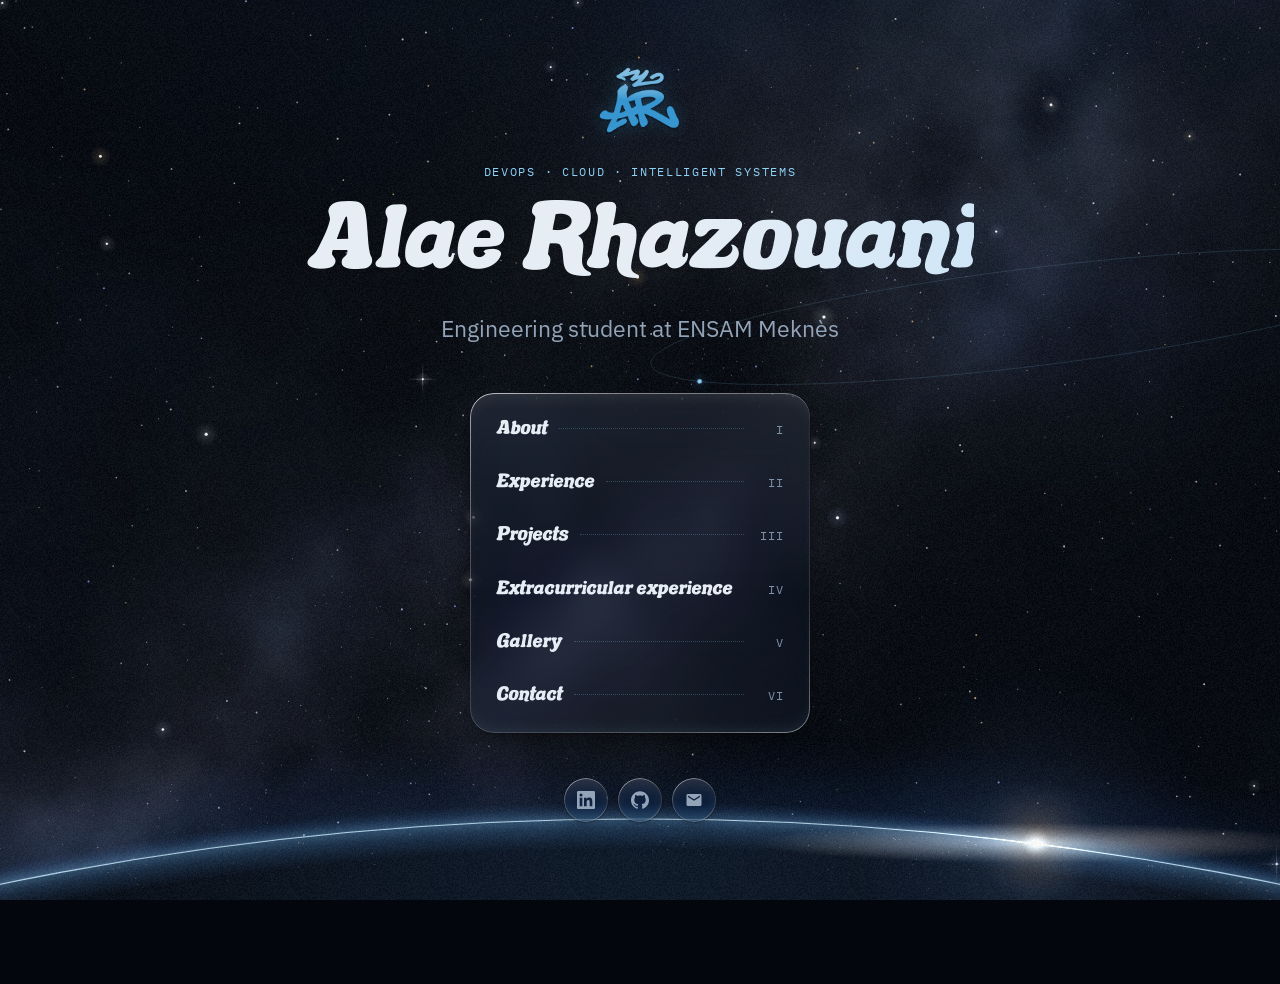
<file: index.html>
<!DOCTYPE html>
<html lang="en">
<head>
  <meta charset="UTF-8" />
  <meta name="viewport" content="width=device-width, initial-scale=1.0, viewport-fit=cover" />
  <title>Alae Rhazouani</title>
  <meta name="description" content="Alae Rhazouani — engineering student at ENSAM Meknès working on DevOps, Cloud and intelligent systems." />
  <meta property="og:title" content="Alae Rhazouani" />
  <meta property="og:description" content="Engineering student at ENSAM Meknès working on DevOps, Cloud and intelligent systems." />
  <link rel="icon" href="assets/logo.png" />
  <link rel="preconnect" href="https://fonts.googleapis.com" />
  <link rel="preconnect" href="https://fonts.gstatic.com" crossorigin />
  <link rel="stylesheet" href="https://fonts.googleapis.com/css2?family=IBM+Plex+Mono:wght@400;500&family=IBM+Plex+Sans:wght@400;500;600&family=Unbounded:wght@400;500;600&display=swap" />
  <link rel="stylesheet" href="css/site.css" />
</head>
<body>

<main class="hero">

  <div class="hero-id">
    <span class="mark" role="img" aria-label="AR monogram"><img src="assets/logo.png" alt="" /></span>
    <p class="eyebrow">DevOps · Cloud · Intelligent systems</p>
    <h1 class="hero-name shimmer">Alae Rhazouani</h1>
    <p class="hero-sub">Engineering student at ENSAM Meknès</p>
    <svg class="orbit" viewBox="0 0 1000 180" aria-hidden="true">
      <ellipse cx="500" cy="90" rx="490" ry="62" />
      <circle r="3">
        <animateMotion dur="40s" repeatCount="indefinite" path="M10,90 a490,62 0 1,0 980,0 a490,62 0 1,0 -980,0" />
      </circle>
    </svg>
  </div>

  <nav aria-label="Table of contents">
    <ol class="toc glass">
      <li><a href="about.html"><span class="toc-label">About</span><span class="toc-leader"></span><span class="toc-num">I</span></a></li>
      <li><a href="experience.html"><span class="toc-label">Experience</span><span class="toc-leader"></span><span class="toc-num">II</span></a></li>
      <li><a href="projects.html"><span class="toc-label">Projects</span><span class="toc-leader"></span><span class="toc-num">III</span></a></li>
      <li><a href="extracurricular.html"><span class="toc-label">Extracurricular experience</span><span class="toc-leader"></span><span class="toc-num">IV</span></a></li>
      <li><a href="gallery.html"><span class="toc-label">Gallery</span><span class="toc-leader"></span><span class="toc-num">V</span></a></li>
      <li><a href="contact.html"><span class="toc-label">Contact</span><span class="toc-leader"></span><span class="toc-num">VI</span></a></li>
    </ol>
  </nav>

  <div class="socials">
    <a class="glass" href="https://www.linkedin.com/in/alae-rhazouani/" target="_blank" rel="noopener" aria-label="LinkedIn">
      <svg viewBox="0 0 24 24"><path d="M20.447 20.452h-3.554v-5.569c0-1.328-.027-3.037-1.852-3.037-1.853 0-2.136 1.445-2.136 2.939v5.667H9.351V9h3.414v1.561h.046c.477-.9 1.637-1.85 3.37-1.850 3.601 0 4.267 2.37 4.267 5.455v6.286zM5.337 7.433a2.062 2.062 0 0 1-2.063-2.065 2.064 2.064 0 1 1 2.063 2.065zm1.782 13.019H3.555V9h3.564v11.452zM22.225 0H1.771C.792 0 0 .774 0 1.729v20.542C0 23.227.792 24 1.771 24h20.451C23.2 24 24 23.227 24 22.271V1.729C24 .774 23.2 0 22.222 0h.003z"/></svg>
    </a>
    <a class="glass" href="https://github.com/AlaeRhazouani" target="_blank" rel="noopener" aria-label="GitHub">
      <svg viewBox="0 0 24 24"><path d="M12 .297c-6.63 0-12 5.373-12 12 0 5.303 3.438 9.8 8.205 11.385.6.113.82-.258.82-.577 0-.285-.01-1.04-.015-2.04-3.338.724-4.042-1.61-4.042-1.61C4.422 18.070 3.633 17.700 3.633 17.700c-1.087-.744.084-.729.084-.729 1.205.084 1.838 1.236 1.838 1.236 1.070 1.835 2.809 1.305 3.495.998.108-.776.417-1.305.76-1.605-2.665-.3-5.466-1.332-5.466-5.930 0-1.310.465-2.380 1.235-3.220-.135-.303-.54-1.523.105-3.176 0 0 1.005-.322 3.300 1.230.96-.267 1.980-.399 3.000-.405 1.020.006 2.040.138 3.000.405 2.280-1.552 3.285-1.230 3.285-1.230.645 1.653.24 2.873.12 3.176.765.84 1.230 1.910 1.230 3.220 0 4.610-2.805 5.625-5.475 5.920.42.36.81 1.096.81 2.220 0 1.606-.015 2.896-.015 3.286 0 .315.21.69.825.57C20.565 22.092 24 17.592 24 12.297c0-6.627-5.373-12-12-12"/></svg>
    </a>
    <a class="glass" href="mailto:rhazouani.alae06@gmail.com" aria-label="Email">
      <svg viewBox="0 0 24 24"><path d="M20 4H4c-1.1 0-2 .9-2 2v12c0 1.1.9 2 2 2h16c1.1 0 2-.9 2-2V6c0-1.1-.9-2-2-2zm0 4-8 5-8-5V6l8 5 8-5v2z"/></svg>
    </a>
  </div>

</main>

<script src="js/site.js"></script>
</body>
</html>
</file>
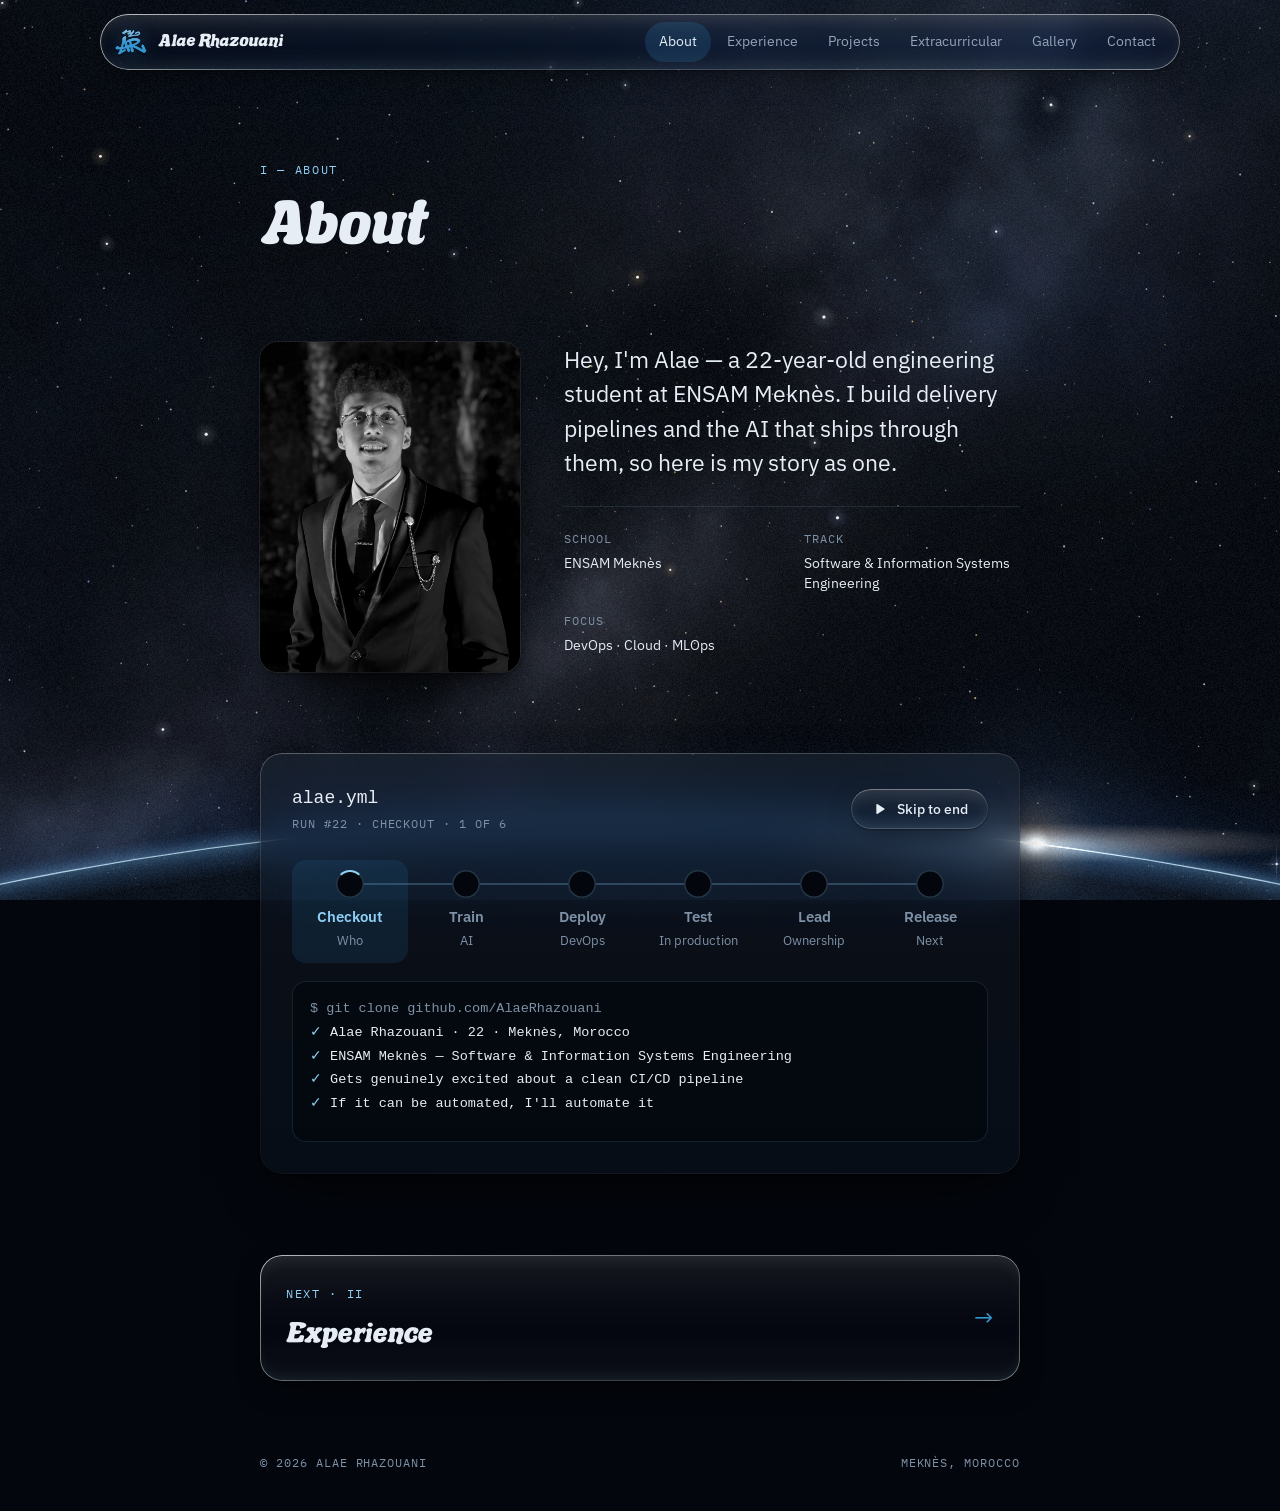
<file: about.html>
<!DOCTYPE html>
<html lang="en">
<head>
  <meta charset="UTF-8" />
  <meta name="viewport" content="width=device-width, initial-scale=1.0, viewport-fit=cover" />
  <title>About — Alae Rhazouani</title>
  <meta name="description" content="About Alae Rhazouani, engineering student at ENSAM Meknès focused on DevOps, Cloud and intelligent systems." />
  <link rel="icon" href="assets/logo.png" />
  <link rel="preconnect" href="https://fonts.googleapis.com" />
  <link rel="preconnect" href="https://fonts.gstatic.com" crossorigin />
  <link rel="stylesheet" href="https://fonts.googleapis.com/css2?family=IBM+Plex+Mono:wght@400;500&family=IBM+Plex+Sans:wght@400;500;600&family=Unbounded:wght@400;500;600&display=swap" />
  <link rel="stylesheet" href="css/site.css" />
</head>
<body>

<header class="topbar">
  <div class="topbar-inner glass">
    <a class="brand" href="index.html" aria-label="Home">
      <span class="mark"><img src="assets/logo.png" alt="" /></span>
      <span class="brand-name">Alae Rhazouani</span>
    </a>
    <nav class="nav" aria-label="Main">
      <a href="about.html">About</a>
      <a href="experience.html">Experience</a>
      <a href="projects.html">Projects</a>
      <a href="extracurricular.html">Extracurricular</a>
      <a href="gallery.html">Gallery</a>
      <a href="contact.html">Contact</a>
    </nav>
  </div>
</header>

<main class="page">

  <header class="page-head">
    <p class="eyebrow">I — About</p>
    <h1 class="shimmer">About</h1>
  </header>

  <section class="intro">
    <figure class="frame portrait">
      <img src="assets/photo.webp" alt="Portrait of Alae Rhazouani" />
    </figure>
    <div>
      <p class="lead">Hey, I'm Alae — a 22-year-old engineering student at ENSAM Meknès. I build delivery pipelines and the AI that ships through them, so here is my story as one.</p>
      <dl class="facts">
        <div><dt class="meta">School</dt><dd>ENSAM Meknès</dd></div>
        <div><dt class="meta">Track</dt><dd>Software &amp; Information Systems Engineering</dd></div>
        <div><dt class="meta">Focus</dt><dd>DevOps · Cloud · MLOps</dd></div>
      </dl>
    </div>
  </section>

  <!-- The story as a CI/CD run. Without script every stage shows as passed with its log open. -->
  <section class="pipeline glass" aria-labelledby="pipe-title">
    <div class="pipe-head">
      <div>
        <h2 id="pipe-title" class="pipe-title"><code>alae.yml</code></h2>
        <p class="meta pipe-status" aria-live="polite">Run #22 · passed · 6 of 6 stages</p>
      </div>
      <button class="btn pipe-run" type="button" hidden>
        <svg viewBox="0 0 24 24" fill="currentColor" aria-hidden="true"><path d="M8 5.5v13a1 1 0 0 0 1.5.86l10.5-6.5a1 1 0 0 0 0-1.72L9.5 4.64A1 1 0 0 0 8 5.5Z"/></svg>
        <span>Run again</span>
      </button>
    </div>

    <ol class="stages">
      <li class="stage" data-state="passed">
        <button class="stage-node" type="button" aria-controls="log-checkout">
          <span class="stage-dot" aria-hidden="true"><svg viewBox="0 0 24 24"><path d="m6 12.5 4 4 8-9"/></svg></span>
          <span class="stage-name">Checkout</span>
          <span class="stage-sub">Who</span>
        </button>
        <div class="log" id="log-checkout">
          <pre><code><span class="cmd">$ git clone github.com/AlaeRhazouani</span>
<span><b>✓</b> Alae Rhazouani · 22 · Meknès, Morocco</span>
<span><b>✓</b> ENSAM Meknès — Software &amp; Information Systems Engineering</span>
<span><b>✓</b> Gets genuinely excited about a clean CI/CD pipeline</span>
<span><b>✓</b> If it can be automated, I'll automate it</span></code></pre>
        </div>
      </li>
      <li class="stage" data-state="passed">
        <button class="stage-node" type="button" aria-controls="log-train">
          <span class="stage-dot" aria-hidden="true"><svg viewBox="0 0 24 24"><path d="m6 12.5 4 4 8-9"/></svg></span>
          <span class="stage-name">Train</span>
          <span class="stage-sub">AI</span>
        </button>
        <div class="log" id="log-train">
          <pre><code><span class="cmd">$ python train.py --applied</span>
<span><b>✓</b> CNN from scratch on FER2013 — 35,887 images, 7 emotions, Grad-CAM</span>
<span><b>✓</b> YOLOv8 reading QR codes and meter digits — 2,001-image dataset</span>
<span><b>✓</b> Hierarchical Bayesian cost forecast in PyMC, with Monte Carlo</span>
<span><b>✓</b> Hybrid RAG on Mistral 7B and DeepSeek-Coder via Ollama, pgvector</span></code></pre>
        </div>
      </li>
      <li class="stage" data-state="passed">
        <button class="stage-node" type="button" aria-controls="log-deploy">
          <span class="stage-dot" aria-hidden="true"><svg viewBox="0 0 24 24"><path d="m6 12.5 4 4 8-9"/></svg></span>
          <span class="stage-name">Deploy</span>
          <span class="stage-sub">DevOps</span>
        </button>
        <div class="log" id="log-deploy">
          <pre><code><span class="cmd">$ jenkins build student-task-manager</span>
<span><b>✓</b> Build → pytest → push to GHCR → SSH deploy, rollback on failure</span>
<span><b>✓</b> 3 Flask microservices in Docker Compose on Oracle Cloud</span>
<span><b>✓</b> Prometheus + Grafana dashboards and alerts</span>
<span><b>✓</b> GitHub Actions → Hugging Face Spaces, tracked in Weights &amp; Biases</span></code></pre>
        </div>
      </li>
      <li class="stage" data-state="passed">
        <button class="stage-node" type="button" aria-controls="log-test">
          <span class="stage-dot" aria-hidden="true"><svg viewBox="0 0 24 24"><path d="m6 12.5 4 4 8-9"/></svg></span>
          <span class="stage-name">Test</span>
          <span class="stage-sub">In production</span>
        </button>
        <div class="log" id="log-test">
          <pre><code><span class="cmd">$ pytest --env=production</span>
<span><b>✓</b> Agence Urbaine de Fès, 2025 — file lookup from 15–45 min to under 1 s</span>
<span><b>✓</b> OCP Phosboucraa, 2026 — next week's desalination cost, with its uncertainty</span>
<span><b>✓</b> CGI Maroc, 2026 — on-premise RAG pipeline that scores developer skills</span></code></pre>
        </div>
      </li>
      <li class="stage" data-state="passed">
        <button class="stage-node" type="button" aria-controls="log-lead">
          <span class="stage-dot" aria-hidden="true"><svg viewBox="0 0 24 24"><path d="m6 12.5 4 4 8-9"/></svg></span>
          <span class="stage-name">Lead</span>
          <span class="stage-sub">Ownership</span>
        </button>
        <div class="log" id="log-lead">
          <pre><code><span class="cmd">$ lead --team ADEAM --team space-club</span>
<span><b>✓</b> President of ADEAM, 2024–25 — board of 10, 22 clubs, 200,000 MAD</span>
<span><b>✓</b> Revived the Arts &amp; Métiers Inter-Instituts after 6 years</span>
<span><b>✓</b> First astronomy festival in the Meknès region, from scratch</span>
<span><b>✓</b> Events and software both ship on ownership and a solid plan B</span></code></pre>
        </div>
      </li>
      <li class="stage" data-state="passed">
        <button class="stage-node" type="button" aria-controls="log-release">
          <span class="stage-dot" aria-hidden="true"><svg viewBox="0 0 24 24"><path d="m6 12.5 4 4 8-9"/></svg></span>
          <span class="stage-name">Release</span>
          <span class="stage-sub">Next</span>
        </button>
        <div class="log" id="log-release">
          <pre><code><span class="cmd">$ release --channel career</span>
<span><b>✓</b> Next version: DevOps, Cloud and AI engineering</span>
<span><b>✓</b> Artifact ready: CV_Alae_Rhazouani.pdf</span></code></pre>
          <div class="log-actions">
            <a class="btn glass" href="assets/CV_Alae.pdf" download="CV_Alae_Rhazouani.pdf">
              <svg viewBox="0 0 24 24" fill="none" stroke="currentColor" stroke-width="1.8" stroke-linecap="round" stroke-linejoin="round" aria-hidden="true"><path d="M12 3v12m0 0-4.5-4.5M12 15l4.5-4.5M4 17v2a2 2 0 0 0 2 2h12a2 2 0 0 0 2-2v-2"/></svg>
              Download résumé (PDF)
            </a>
            <a class="link" href="contact.html">Let's talk<span class="arrow" aria-hidden="true">→</span></a>
          </div>
        </div>
      </li>
    </ol>
  </section>

  <a class="next glass" href="experience.html">
    <span><span class="eyebrow">Next · II</span><span class="next-title">Experience</span></span>
    <span class="arrow" aria-hidden="true">→</span>
  </a>

</main>

<footer class="footer">
  <span class="meta">© 2026 Alae Rhazouani</span>
  <span class="meta">Meknès, Morocco</span>
</footer>

<script src="js/site.js"></script>
</body>
</html>
</file>
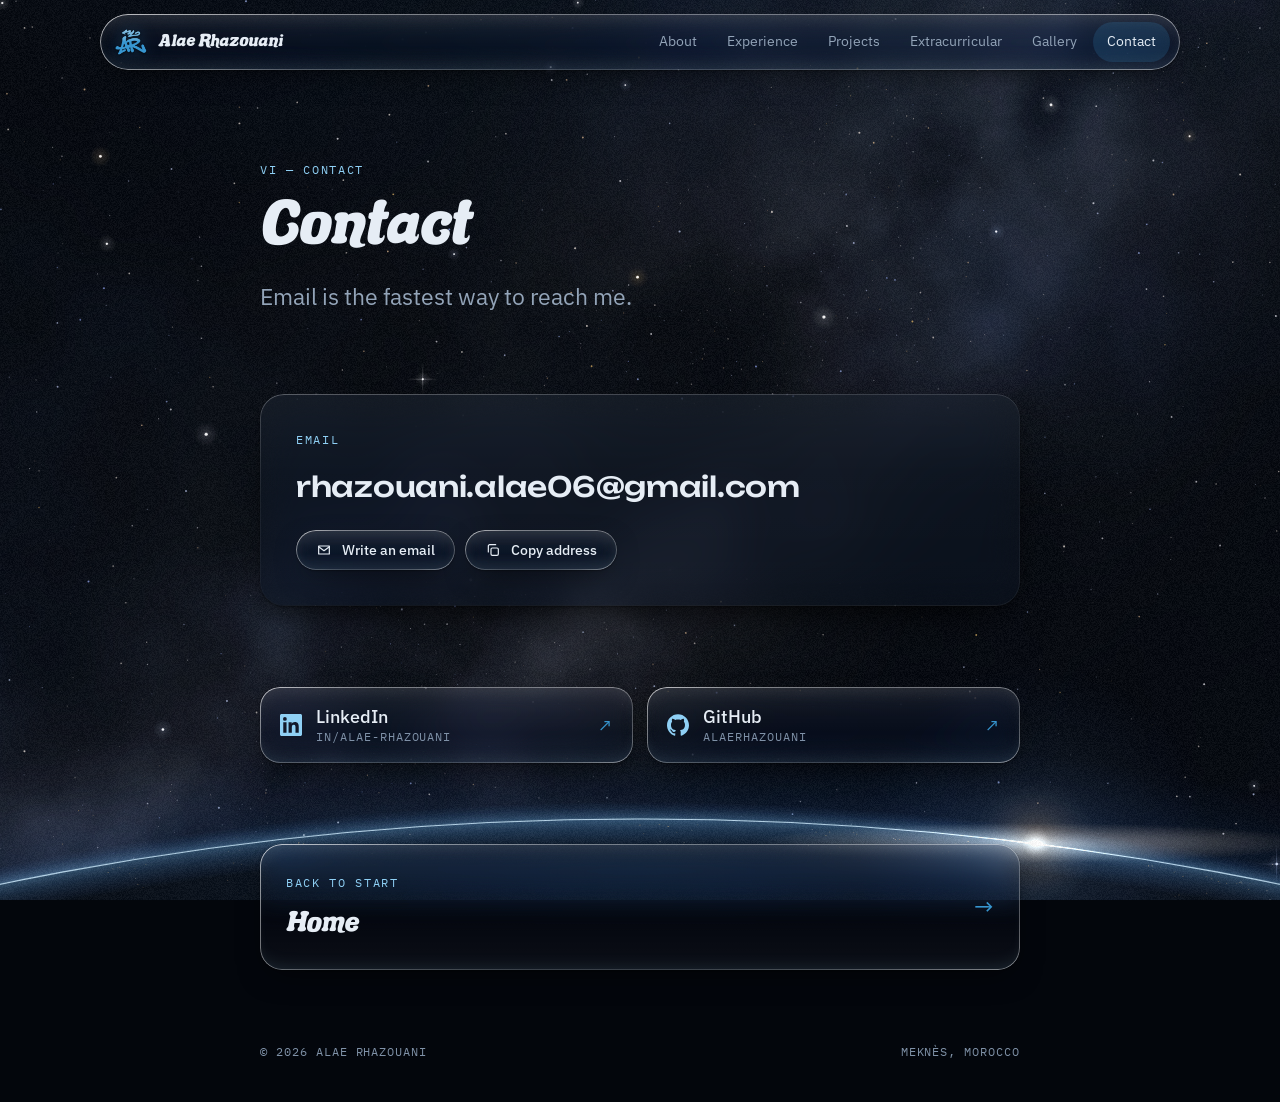
<file: contact.html>
<!DOCTYPE html>
<html lang="en">
<head>
  <meta charset="UTF-8" />
  <meta name="viewport" content="width=device-width, initial-scale=1.0, viewport-fit=cover" />
  <title>Contact — Alae Rhazouani</title>
  <meta name="description" content="Contact Alae Rhazouani by email, LinkedIn or GitHub." />
  <link rel="icon" href="assets/logo.png" />
  <link rel="preconnect" href="https://fonts.googleapis.com" />
  <link rel="preconnect" href="https://fonts.gstatic.com" crossorigin />
  <link rel="stylesheet" href="https://fonts.googleapis.com/css2?family=IBM+Plex+Mono:wght@400;500&family=IBM+Plex+Sans:wght@400;500;600&family=Unbounded:wght@400;500;600&display=swap" />
  <link rel="stylesheet" href="css/site.css" />
</head>
<body>

<header class="topbar">
  <div class="topbar-inner glass">
    <a class="brand" href="index.html" aria-label="Home">
      <span class="mark"><img src="assets/logo.png" alt="" /></span>
      <span class="brand-name">Alae Rhazouani</span>
    </a>
    <nav class="nav" aria-label="Main">
      <a href="about.html">About</a>
      <a href="experience.html">Experience</a>
      <a href="projects.html">Projects</a>
      <a href="extracurricular.html">Extracurricular</a>
      <a href="gallery.html">Gallery</a>
      <a href="contact.html">Contact</a>
    </nav>
  </div>
</header>

<main class="page">

  <header class="page-head">
    <p class="eyebrow">VI — Contact</p>
    <h1 class="shimmer">Contact</h1>
    <p class="lead">Email is the fastest way to reach me.</p>
  </header>

  <section class="contact-card glass" aria-label="Email">
    <span class="eyebrow">Email</span>
    <a class="contact-email link" href="mailto:rhazouani.alae06@gmail.com">rhazouani.alae06@gmail.com</a>
    <div class="contact-actions">
      <a class="btn glass" href="mailto:rhazouani.alae06@gmail.com">
        <svg viewBox="0 0 24 24" fill="none" stroke="currentColor" stroke-width="1.8" stroke-linecap="round" stroke-linejoin="round" aria-hidden="true"><path d="M4 6h16v12H4z"/><path d="m4 7 8 6 8-6"/></svg>
        Write an email
      </a>
      <button type="button" class="btn glass" data-copy="rhazouani.alae06@gmail.com">
        <svg viewBox="0 0 24 24" fill="none" stroke="currentColor" stroke-width="1.8" stroke-linecap="round" stroke-linejoin="round" aria-hidden="true"><rect x="9" y="9" width="11" height="11" rx="2"/><path d="M5 15V6a2 2 0 0 1 2-2h9"/></svg>
        <span>Copy address</span>
      </button>
    </div>
  </section>

  <div class="channels">
    <a class="channel glass" href="https://www.linkedin.com/in/alae-rhazouani/" target="_blank" rel="noopener">
      <svg viewBox="0 0 24 24" aria-hidden="true"><path d="M20.447 20.452h-3.554v-5.569c0-1.328-.027-3.037-1.852-3.037-1.853 0-2.136 1.445-2.136 2.939v5.667H9.351V9h3.414v1.561h.046c.477-.9 1.637-1.85 3.37-1.85 3.601 0 4.267 2.37 4.267 5.455v6.286zM5.337 7.433a2.062 2.062 0 0 1-2.063-2.065 2.064 2.064 0 1 1 2.063 2.065zm1.782 13.019H3.555V9h3.564v11.452zM22.225 0H1.771C.792 0 0 .774 0 1.729v20.542C0 23.227.792 24 1.771 24h20.451C23.2 24 24 23.227 24 22.271V1.729C24 .774 23.2 0 22.222 0h.003z"/></svg>
      <span class="channel-text"><span class="channel-name">LinkedIn</span><span class="meta">in/alae-rhazouani</span></span>
      <span class="arrow" aria-hidden="true">↗</span>
    </a>
    <a class="channel glass" href="https://github.com/AlaeRhazouani" target="_blank" rel="noopener">
      <svg viewBox="0 0 24 24" aria-hidden="true"><path d="M12 .297c-6.63 0-12 5.373-12 12 0 5.303 3.438 9.8 8.205 11.385.6.113.82-.258.82-.577 0-.285-.01-1.04-.015-2.04-3.338.724-4.042-1.61-4.042-1.61C4.422 18.07 3.633 17.7 3.633 17.7c-1.087-.744.084-.729.084-.729 1.205.084 1.838 1.236 1.838 1.236 1.07 1.835 2.809 1.305 3.495.998.108-.776.417-1.305.76-1.605-2.665-.3-5.466-1.332-5.466-5.93 0-1.31.465-2.38 1.235-3.22-.135-.303-.54-1.523.105-3.176 0 0 1.005-.322 3.3 1.23.96-.267 1.98-.399 3-.405 1.02.006 2.04.138 3 .405 2.28-1.552 3.285-1.23 3.285-1.23.645 1.653.24 2.873.12 3.176.765.84 1.23 1.91 1.23 3.22 0 4.61-2.805 5.625-5.475 5.92.42.36.81 1.096.81 2.22 0 1.606-.015 2.896-.015 3.286 0 .315.21.69.825.57C20.565 22.092 24 17.592 24 12.297c0-6.627-5.373-12-12-12"/></svg>
      <span class="channel-text"><span class="channel-name">GitHub</span><span class="meta">AlaeRhazouani</span></span>
      <span class="arrow" aria-hidden="true">↗</span>
    </a>
  </div>

  <a class="next glass" href="index.html">
    <span><span class="eyebrow">Back to start</span><span class="next-title">Home</span></span>
    <span class="arrow" aria-hidden="true">→</span>
  </a>

</main>


<footer class="footer">
  <span class="meta">© 2026 Alae Rhazouani</span>
  <span class="meta">Meknès, Morocco</span>
</footer>

<script src="js/site.js"></script>
</body>
</html>
</file>
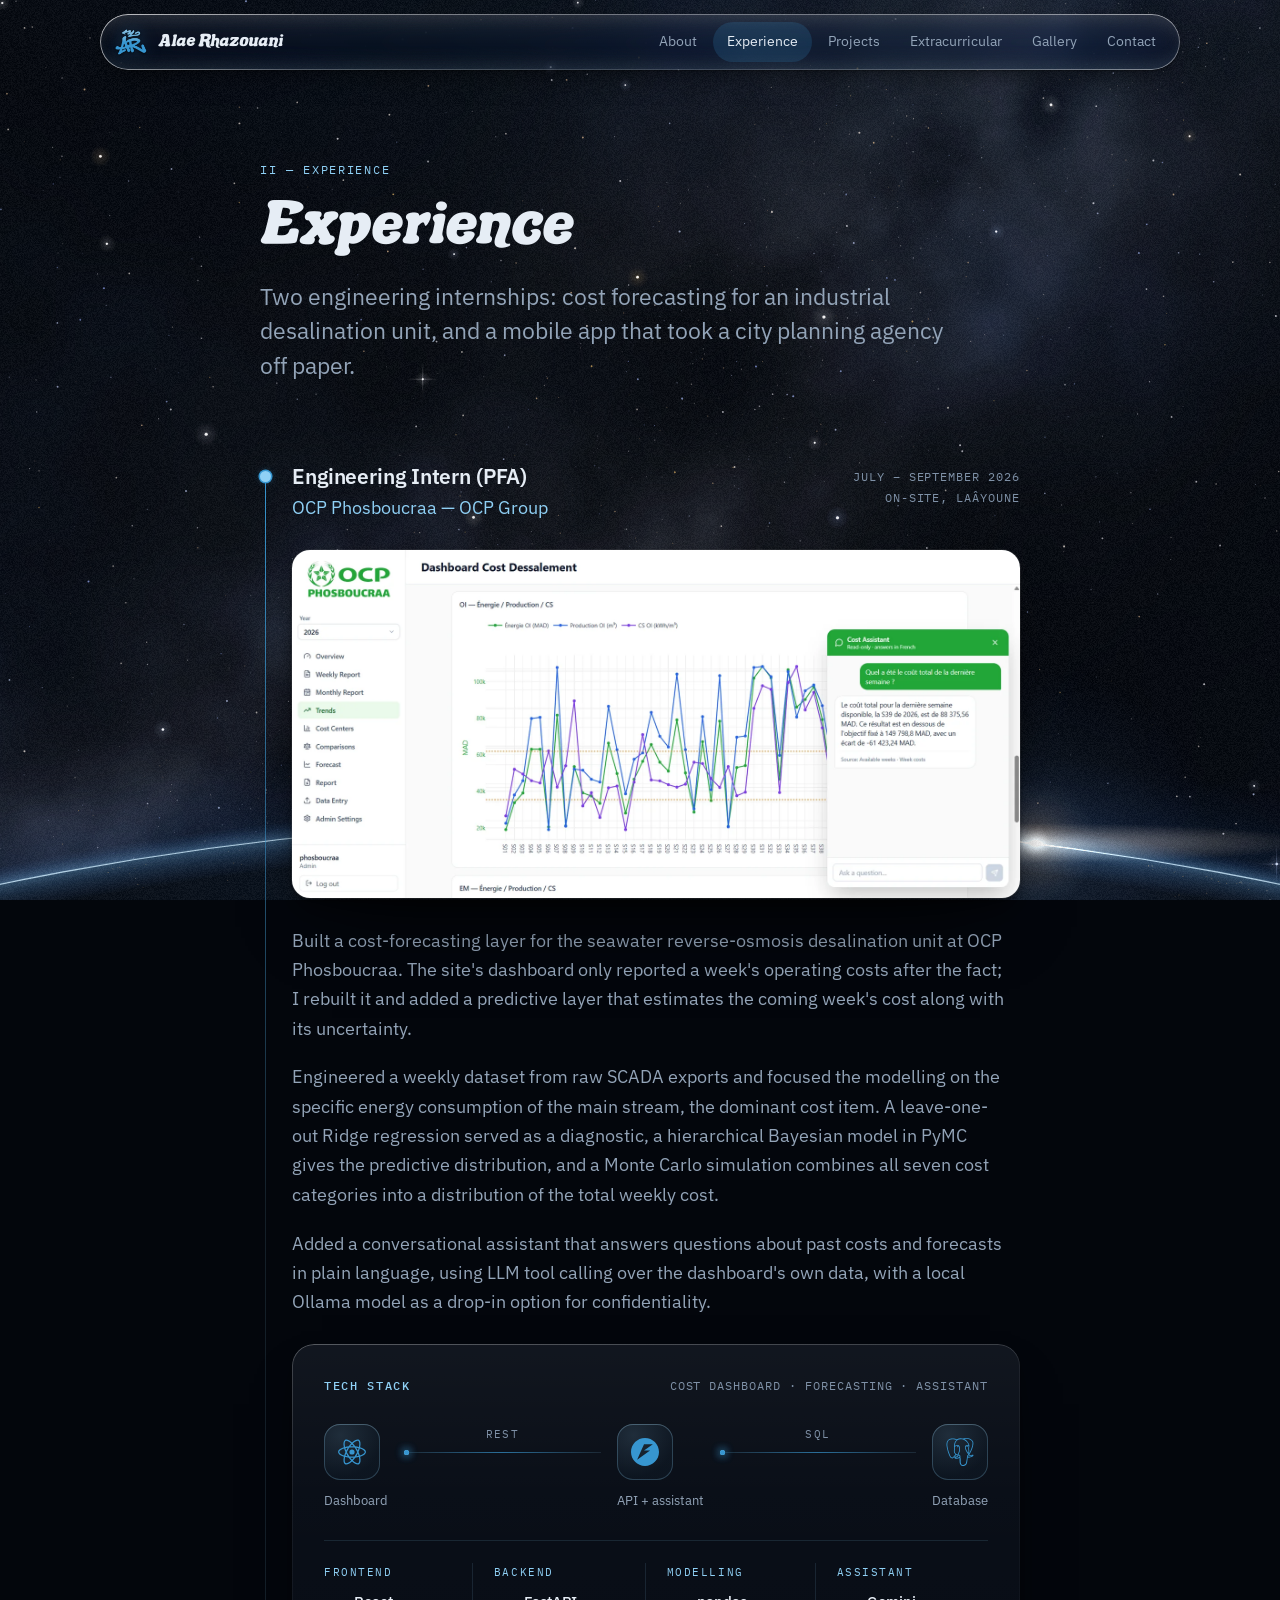
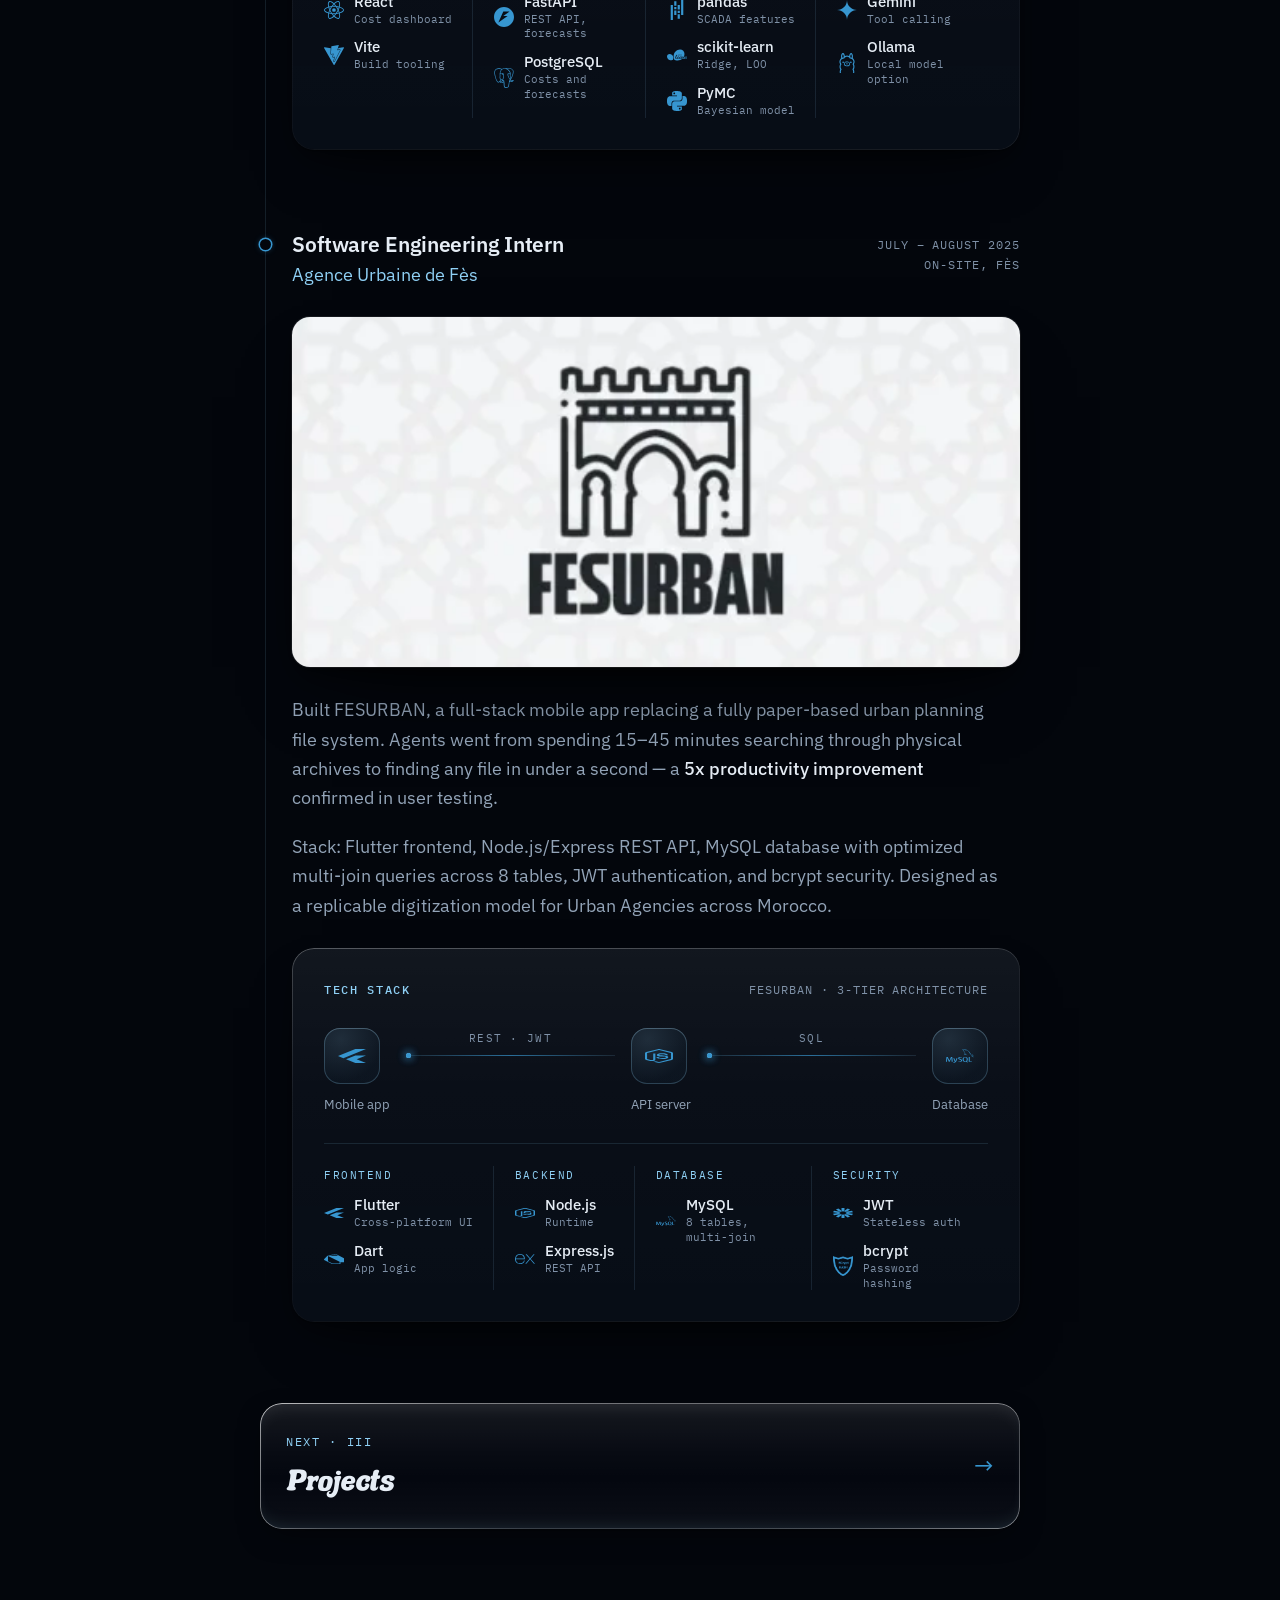
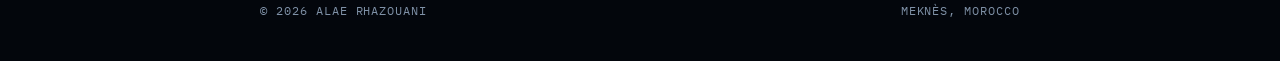
<file: experience.html>
<!DOCTYPE html>
<html lang="en">
<head>
  <meta charset="UTF-8" />
  <meta name="viewport" content="width=device-width, initial-scale=1.0, viewport-fit=cover" />
  <title>Experience — Alae Rhazouani</title>
  <meta name="description" content="Engineering internships of Alae Rhazouani at OCP Phosboucraa and the Agence Urbaine de Fès." />
  <link rel="icon" href="assets/logo.png" />
  <link rel="preconnect" href="https://fonts.googleapis.com" />
  <link rel="preconnect" href="https://fonts.gstatic.com" crossorigin />
  <link rel="stylesheet" href="https://fonts.googleapis.com/css2?family=IBM+Plex+Mono:wght@400;500&family=IBM+Plex+Sans:wght@400;500;600&family=Unbounded:wght@400;500;600&display=swap" />
  <link rel="stylesheet" href="css/site.css" />
</head>
<body>

<header class="topbar">
  <div class="topbar-inner glass">
    <a class="brand" href="index.html" aria-label="Home">
      <span class="mark"><img src="assets/logo.png" alt="" /></span>
      <span class="brand-name">Alae Rhazouani</span>
    </a>
    <nav class="nav" aria-label="Main">
      <a href="about.html">About</a>
      <a href="experience.html">Experience</a>
      <a href="projects.html">Projects</a>
      <a href="extracurricular.html">Extracurricular</a>
      <a href="gallery.html">Gallery</a>
      <a href="contact.html">Contact</a>
    </nav>
  </div>
</header>

<main class="page">

  <header class="page-head">
    <p class="eyebrow">II — Experience</p>
    <h1 class="shimmer">Experience</h1>
    <p class="lead">Two engineering internships: cost forecasting for an industrial desalination unit, and a mobile app that took a city planning agency off paper.</p>
  </header>

  <div class="timeline">

    <!-- ── OCP Phosboucraa · PFA internship 2026 ── -->
    <article>
      <header class="item-head">
        <div>
          <h2>Engineering Intern (PFA)</h2>
          <p class="item-org">OCP Phosboucraa — OCP Group</p>
        </div>
        <p class="meta">July – September 2026<br />On-site, Laâyoune</p>
      </header>

      <figure class="frame">
        <img src="assets/ocp-dashboard.webp" alt="OCP Phosboucraa desalination cost dashboard: weekly energy, production and specific consumption trends, with the Cost Assistant answering a question" />
      </figure>

      <div class="prose">
        <p>Built a cost-forecasting layer for the seawater reverse-osmosis desalination unit at OCP Phosboucraa. The site's dashboard only reported a week's operating costs after the fact; I rebuilt it and added a predictive layer that estimates the coming week's cost along with its uncertainty.</p>
        <p>Engineered a weekly dataset from raw SCADA exports and focused the modelling on the specific energy consumption of the main stream, the dominant cost item. A leave-one-out Ridge regression served as a diagnostic, a hierarchical Bayesian model in PyMC gives the predictive distribution, and a Monte Carlo simulation combines all seven cost categories into a distribution of the total weekly cost.</p>
        <p>Added a conversational assistant that answers questions about past costs and forecasts in plain language, using LLM tool calling over the dashboard's own data, with a local Ollama model as a drop-in option for confidentiality.</p>
      </div>

      <section class="stack glass" aria-labelledby="stack-ocp">
        <header class="stack-head">
          <h3 class="eyebrow" id="stack-ocp">Tech stack</h3>
          <span class="meta">Cost dashboard · forecasting · assistant</span>
        </header>
        <div class="flow" aria-hidden="true">
          <div class="flow-icon"><img src="assets/tech/react.svg" alt="" /></div>
          <div class="flow-link"><span class="flow-proto">REST</span><i></i><i></i></div>
          <div class="flow-icon"><img src="assets/tech/fastapi.svg" alt="" /></div>
          <div class="flow-link flow-link--db"><span class="flow-proto">SQL</span><i></i><i></i></div>
          <div class="flow-icon"><img src="assets/tech/postgresql.svg" alt="" /></div>
          <span class="flow-name">Dashboard</span>
          <span class="flow-name">API + assistant</span>
          <span class="flow-name">Database</span>
        </div>
        <dl class="stack-grid">
          <div class="stack-col">
            <dt>Frontend</dt>
            <dd><img src="assets/tech/react.svg" alt="" /><span class="tech-name">React</span><span class="tech-note">Cost dashboard</span></dd>
            <dd><img src="assets/tech/vite.svg" alt="" /><span class="tech-name">Vite</span><span class="tech-note">Build tooling</span></dd>
          </div>
          <div class="stack-col">
            <dt>Backend</dt>
            <dd><img src="assets/tech/fastapi.svg" alt="" /><span class="tech-name">FastAPI</span><span class="tech-note">REST API, forecasts</span></dd>
            <dd><img src="assets/tech/postgresql.svg" alt="" /><span class="tech-name">PostgreSQL</span><span class="tech-note">Costs and forecasts</span></dd>
          </div>
          <div class="stack-col">
            <dt>Modelling</dt>
            <dd><img src="assets/tech/pandas.svg" alt="" /><span class="tech-name">pandas</span><span class="tech-note">SCADA features</span></dd>
            <dd><img src="assets/tech/scikitlearn.svg" alt="" /><span class="tech-name">scikit-learn</span><span class="tech-note">Ridge, LOO</span></dd>
            <dd><img src="assets/tech/python.svg" alt="" /><span class="tech-name">PyMC</span><span class="tech-note">Bayesian model</span></dd>
          </div>
          <div class="stack-col">
            <dt>Assistant</dt>
            <dd><img src="assets/tech/googlegemini.svg" alt="" /><span class="tech-name">Gemini</span><span class="tech-note">Tool calling</span></dd>
            <dd><img src="assets/tech/ollama.svg" alt="" /><span class="tech-name">Ollama</span><span class="tech-note">Local model option</span></dd>
          </div>
        </dl>
      </section>
    </article>

    <!-- ── Agence Urbaine de Fès · 2025 ── -->
    <article>
      <header class="item-head">
        <div>
          <h2>Software Engineering Intern</h2>
          <p class="item-org">Agence Urbaine de Fès</p>
        </div>
        <p class="meta">July – August 2025<br />On-site, Fès</p>
      </header>

      <figure class="frame frame--wide">
        <img src="assets/fesurban.webp" alt="FESURBAN app screenshot" style="width: 110%; max-width: none; margin-left: -5%; object-position: 50% 9%;" />
      </figure>

      <div class="prose">
        <p>Built FESURBAN, a full-stack mobile app replacing a fully paper-based urban planning file system. Agents went from spending 15–45 minutes searching through physical archives to finding any file in under a second — a <strong>5x productivity improvement</strong> confirmed in user testing.</p>
        <p>Stack: Flutter frontend, Node.js/Express REST API, MySQL database with optimized multi-join queries across 8 tables, JWT authentication, and bcrypt security. Designed as a replicable digitization model for Urban Agencies across Morocco.</p>
      </div>

      <section class="stack glass" aria-labelledby="stack-fesurban">
        <header class="stack-head">
          <h3 class="eyebrow" id="stack-fesurban">Tech stack</h3>
          <span class="meta">FESURBAN · 3-tier architecture</span>
        </header>
        <div class="flow" aria-hidden="true">
          <div class="flow-icon"><img src="assets/tech/flutter.svg" alt="" /></div>
          <div class="flow-link"><span class="flow-proto">REST · JWT</span><i></i><i></i></div>
          <div class="flow-icon"><img src="assets/tech/nodejs.svg" alt="" /></div>
          <div class="flow-link flow-link--db"><span class="flow-proto">SQL</span><i></i><i></i></div>
          <div class="flow-icon"><img src="assets/tech/mysql.svg" alt="" /></div>
          <span class="flow-name">Mobile app</span>
          <span class="flow-name">API server</span>
          <span class="flow-name">Database</span>
        </div>
        <dl class="stack-grid">
          <div class="stack-col">
            <dt>Frontend</dt>
            <dd><img src="assets/tech/flutter.svg" alt="" /><span class="tech-name">Flutter</span><span class="tech-note">Cross-platform UI</span></dd>
            <dd><img src="assets/tech/dart.svg" alt="" /><span class="tech-name">Dart</span><span class="tech-note">App logic</span></dd>
          </div>
          <div class="stack-col">
            <dt>Backend</dt>
            <dd><img src="assets/tech/nodejs.svg" alt="" /><span class="tech-name">Node.js</span><span class="tech-note">Runtime</span></dd>
            <dd><img src="assets/tech/express.svg" alt="" /><span class="tech-name">Express.js</span><span class="tech-note">REST API</span></dd>
          </div>
          <div class="stack-col">
            <dt>Database</dt>
            <dd><img src="assets/tech/mysql.svg" alt="" /><span class="tech-name">MySQL</span><span class="tech-note">8 tables, multi-join</span></dd>
          </div>
          <div class="stack-col">
            <dt>Security</dt>
            <dd><img src="assets/tech/jwt.svg" alt="" /><span class="tech-name">JWT</span><span class="tech-note">Stateless auth</span></dd>
            <dd><img src="assets/tech/bcrypt.png" alt="" /><span class="tech-name">bcrypt</span><span class="tech-note">Password hashing</span></dd>
          </div>
        </dl>
      </section>
    </article>

  </div>

  <a class="next glass" href="projects.html">
    <span><span class="eyebrow">Next · III</span><span class="next-title">Projects</span></span>
    <span class="arrow" aria-hidden="true">→</span>
  </a>

</main>

<footer class="footer">
  <span class="meta">© 2026 Alae Rhazouani</span>
  <span class="meta">Meknès, Morocco</span>
</footer>

<script src="js/site.js"></script>
</body>
</html>
</file>
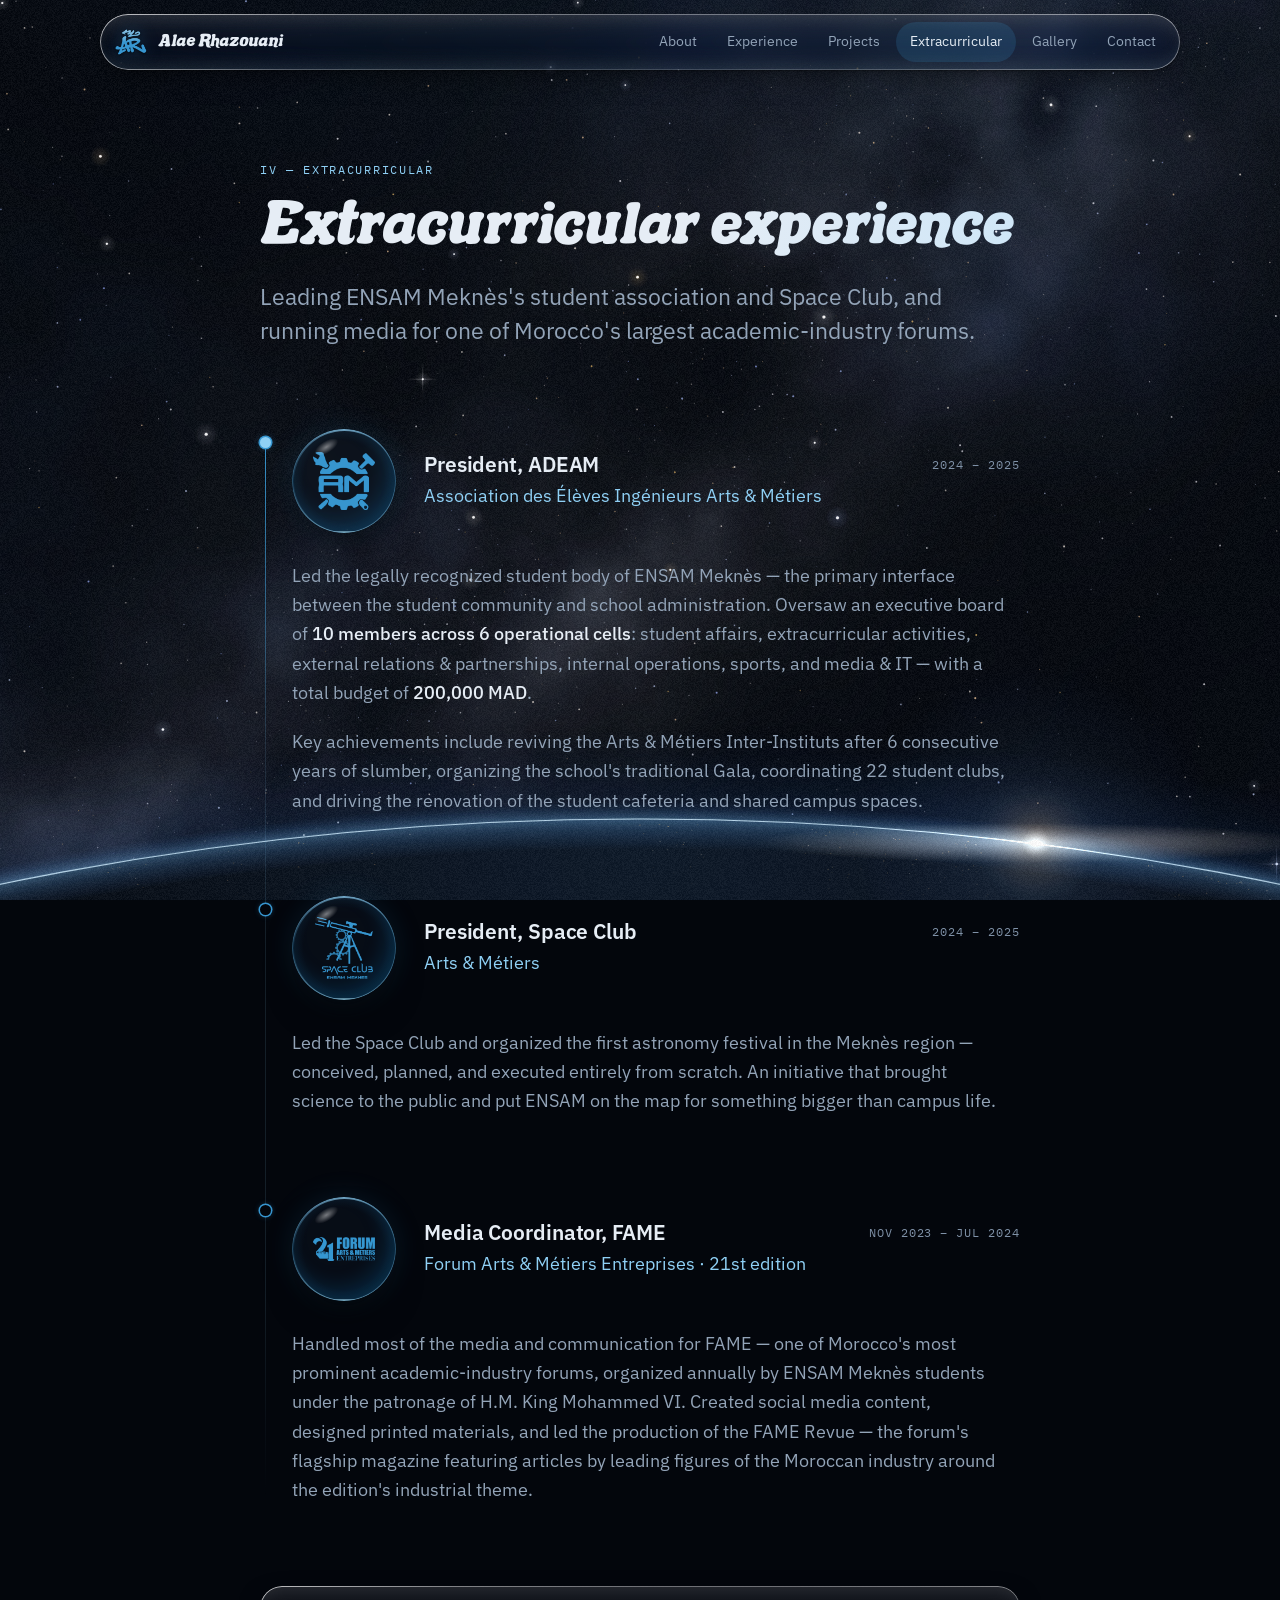
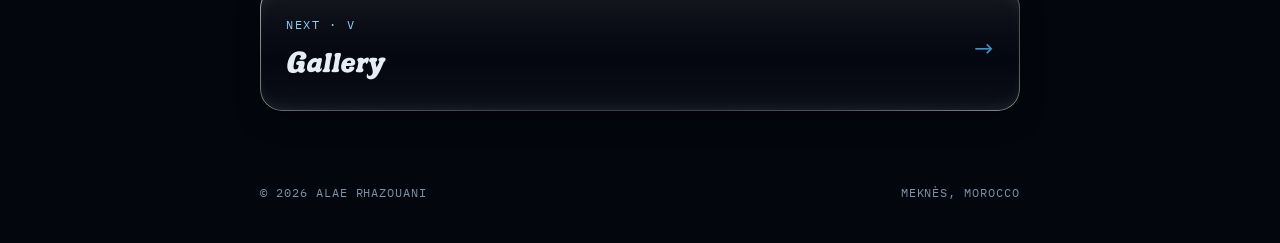
<file: extracurricular.html>
<!DOCTYPE html>
<html lang="en">
<head>
  <meta charset="UTF-8" />
  <meta name="viewport" content="width=device-width, initial-scale=1.0, viewport-fit=cover" />
  <title>Extracurricular — Alae Rhazouani</title>
  <meta name="description" content="Student leadership of Alae Rhazouani: ADEAM president, Space Club president and FAME media coordinator at ENSAM Meknès." />
  <link rel="icon" href="assets/logo.png" />
  <link rel="preconnect" href="https://fonts.googleapis.com" />
  <link rel="preconnect" href="https://fonts.gstatic.com" crossorigin />
  <link rel="stylesheet" href="https://fonts.googleapis.com/css2?family=IBM+Plex+Mono:wght@400;500&family=IBM+Plex+Sans:wght@400;500;600&family=Unbounded:wght@400;500;600&display=swap" />
  <link rel="stylesheet" href="css/site.css" />
</head>
<body>

<header class="topbar">
  <div class="topbar-inner glass">
    <a class="brand" href="index.html" aria-label="Home">
      <span class="mark"><img src="assets/logo.png" alt="" /></span>
      <span class="brand-name">Alae Rhazouani</span>
    </a>
    <nav class="nav" aria-label="Main">
      <a href="about.html">About</a>
      <a href="experience.html">Experience</a>
      <a href="projects.html">Projects</a>
      <a href="extracurricular.html">Extracurricular</a>
      <a href="gallery.html">Gallery</a>
      <a href="contact.html">Contact</a>
    </nav>
  </div>
</header>

<main class="page">

  <header class="page-head">
    <p class="eyebrow">IV — Extracurricular</p>
    <h1 class="shimmer">Extracurricular experience</h1>
    <p class="lead">Leading ENSAM Meknès's student association and Space Club, and running media for one of Morocco's largest academic-industry forums.</p>
  </header>

  <div class="timeline">

    <article>
      <header class="entry-head">
        <span class="orb"><img src="assets/ade.webp" alt="ADEAM logo" /></span>
        <div class="item-head" style="flex: 1">
          <div>
            <h2>President, ADEAM</h2>
            <p class="item-org">Association des Élèves Ingénieurs Arts &amp; Métiers</p>
          </div>
          <p class="meta">2024 – 2025</p>
        </div>
      </header>
      <div class="prose">
        <p>Led the legally recognized student body of ENSAM Meknès — the primary interface between the student community and school administration. Oversaw an executive board of <strong>10 members across 6 operational cells</strong>: student affairs, extracurricular activities, external relations &amp; partnerships, internal operations, sports, and media &amp; IT — with a total budget of <strong>200,000 MAD</strong>.</p>
        <p>Key achievements include reviving the Arts &amp; Métiers Inter-Instituts after 6 consecutive years of slumber, organizing the school's traditional Gala, coordinating 22 student clubs, and driving the renovation of the student cafeteria and shared campus spaces.</p>
      </div>
    </article>

    <article>
      <header class="entry-head">
        <span class="orb"><img src="assets/spaceclub.webp" alt="Space Club logo" /></span>
        <div class="item-head" style="flex: 1">
          <div>
            <h2>President, Space Club</h2>
            <p class="item-org">Arts &amp; Métiers</p>
          </div>
          <p class="meta">2024 – 2025</p>
        </div>
      </header>
      <div class="prose">
        <p>Led the Space Club and organized the first astronomy festival in the Meknès region — conceived, planned, and executed entirely from scratch. An initiative that brought science to the public and put ENSAM on the map for something bigger than campus life.</p>
      </div>
    </article>

    <article>
      <header class="entry-head">
        <span class="orb"><img src="assets/fame.webp" alt="FAME logo" /></span>
        <div class="item-head" style="flex: 1">
          <div>
            <h2>Media Coordinator, FAME</h2>
            <p class="item-org">Forum Arts &amp; Métiers Entreprises · 21st edition</p>
          </div>
          <p class="meta">Nov 2023 – Jul 2024</p>
        </div>
      </header>
      <div class="prose">
        <p>Handled most of the media and communication for FAME — one of Morocco's most prominent academic-industry forums, organized annually by ENSAM Meknès students under the patronage of H.M. King Mohammed VI. Created social media content, designed printed materials, and led the production of the FAME Revue — the forum's flagship magazine featuring articles by leading figures of the Moroccan industry around the edition's industrial theme.</p>
      </div>
    </article>

  </div>

  <a class="next glass" href="gallery.html">
    <span><span class="eyebrow">Next · V</span><span class="next-title">Gallery</span></span>
    <span class="arrow" aria-hidden="true">→</span>
  </a>

</main>

<footer class="footer">
  <span class="meta">© 2026 Alae Rhazouani</span>
  <span class="meta">Meknès, Morocco</span>
</footer>

<script src="js/site.js"></script>
</body>
</html>
</file>
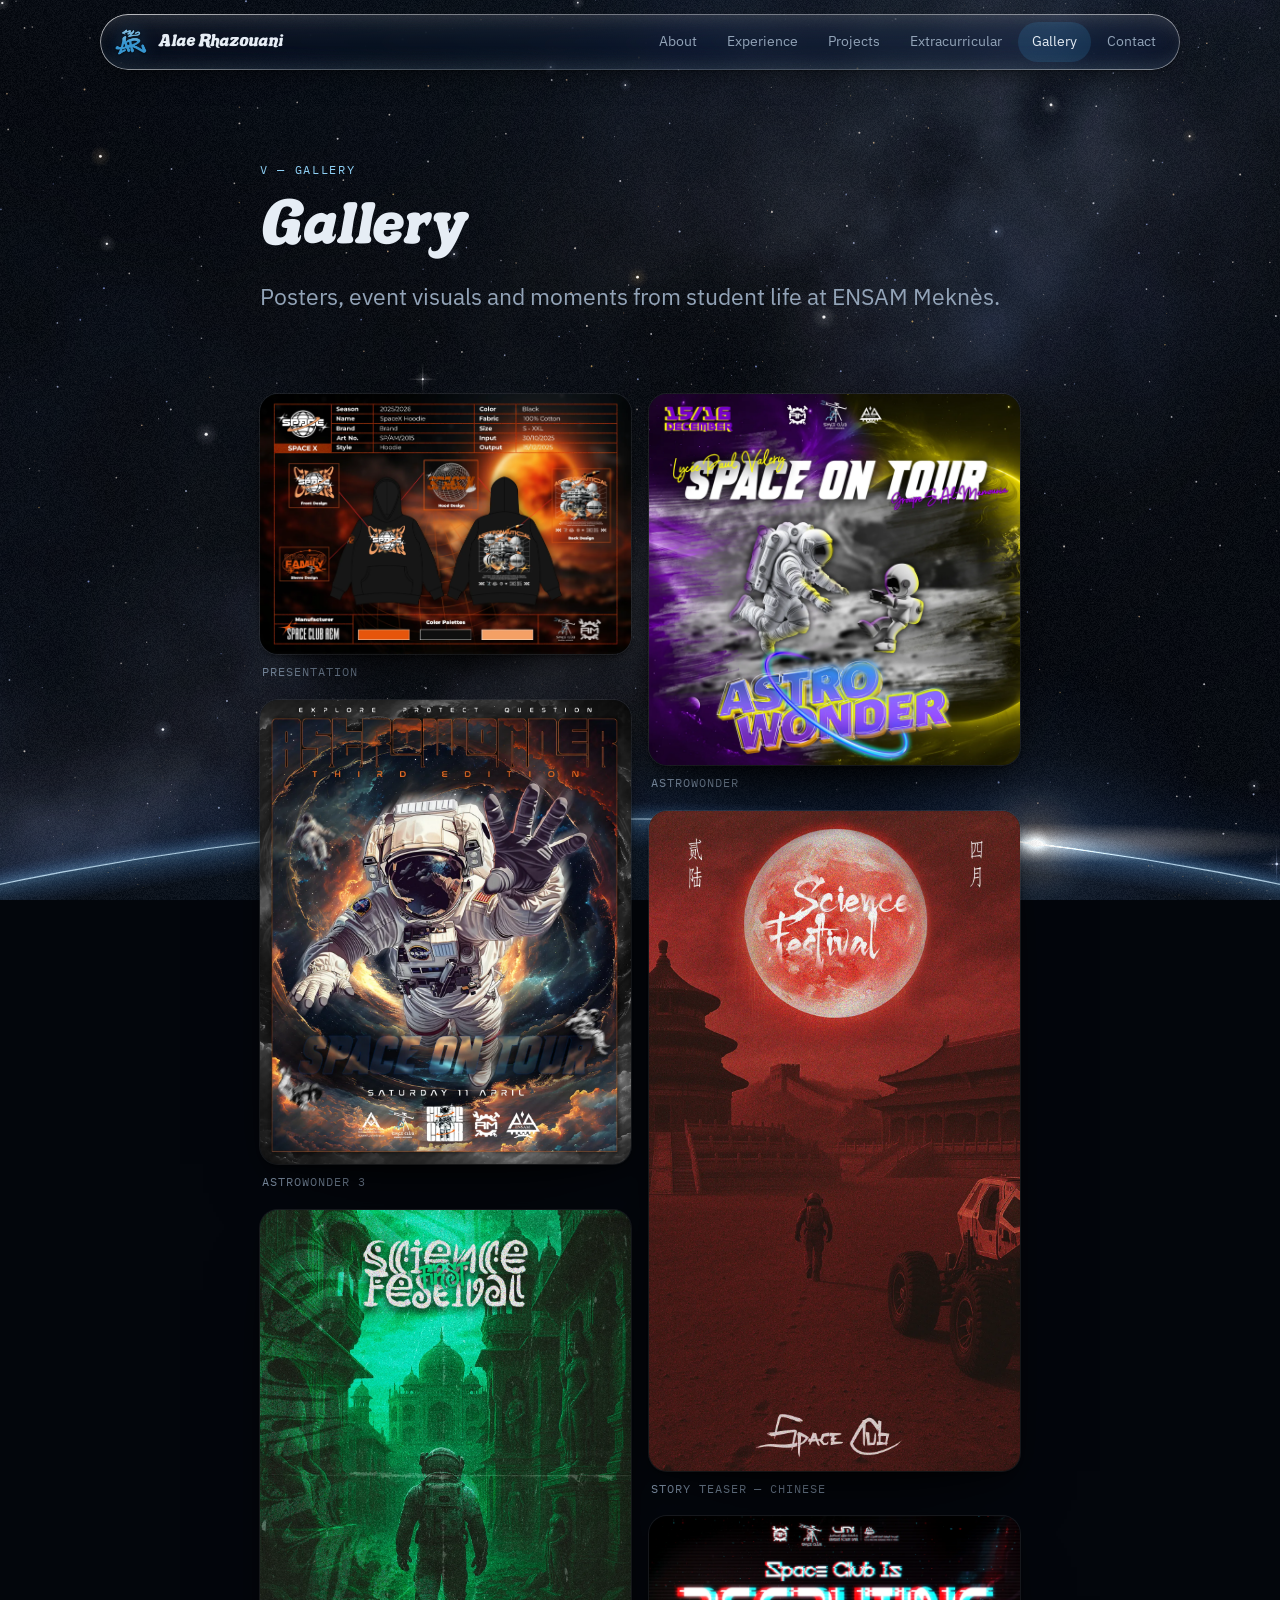
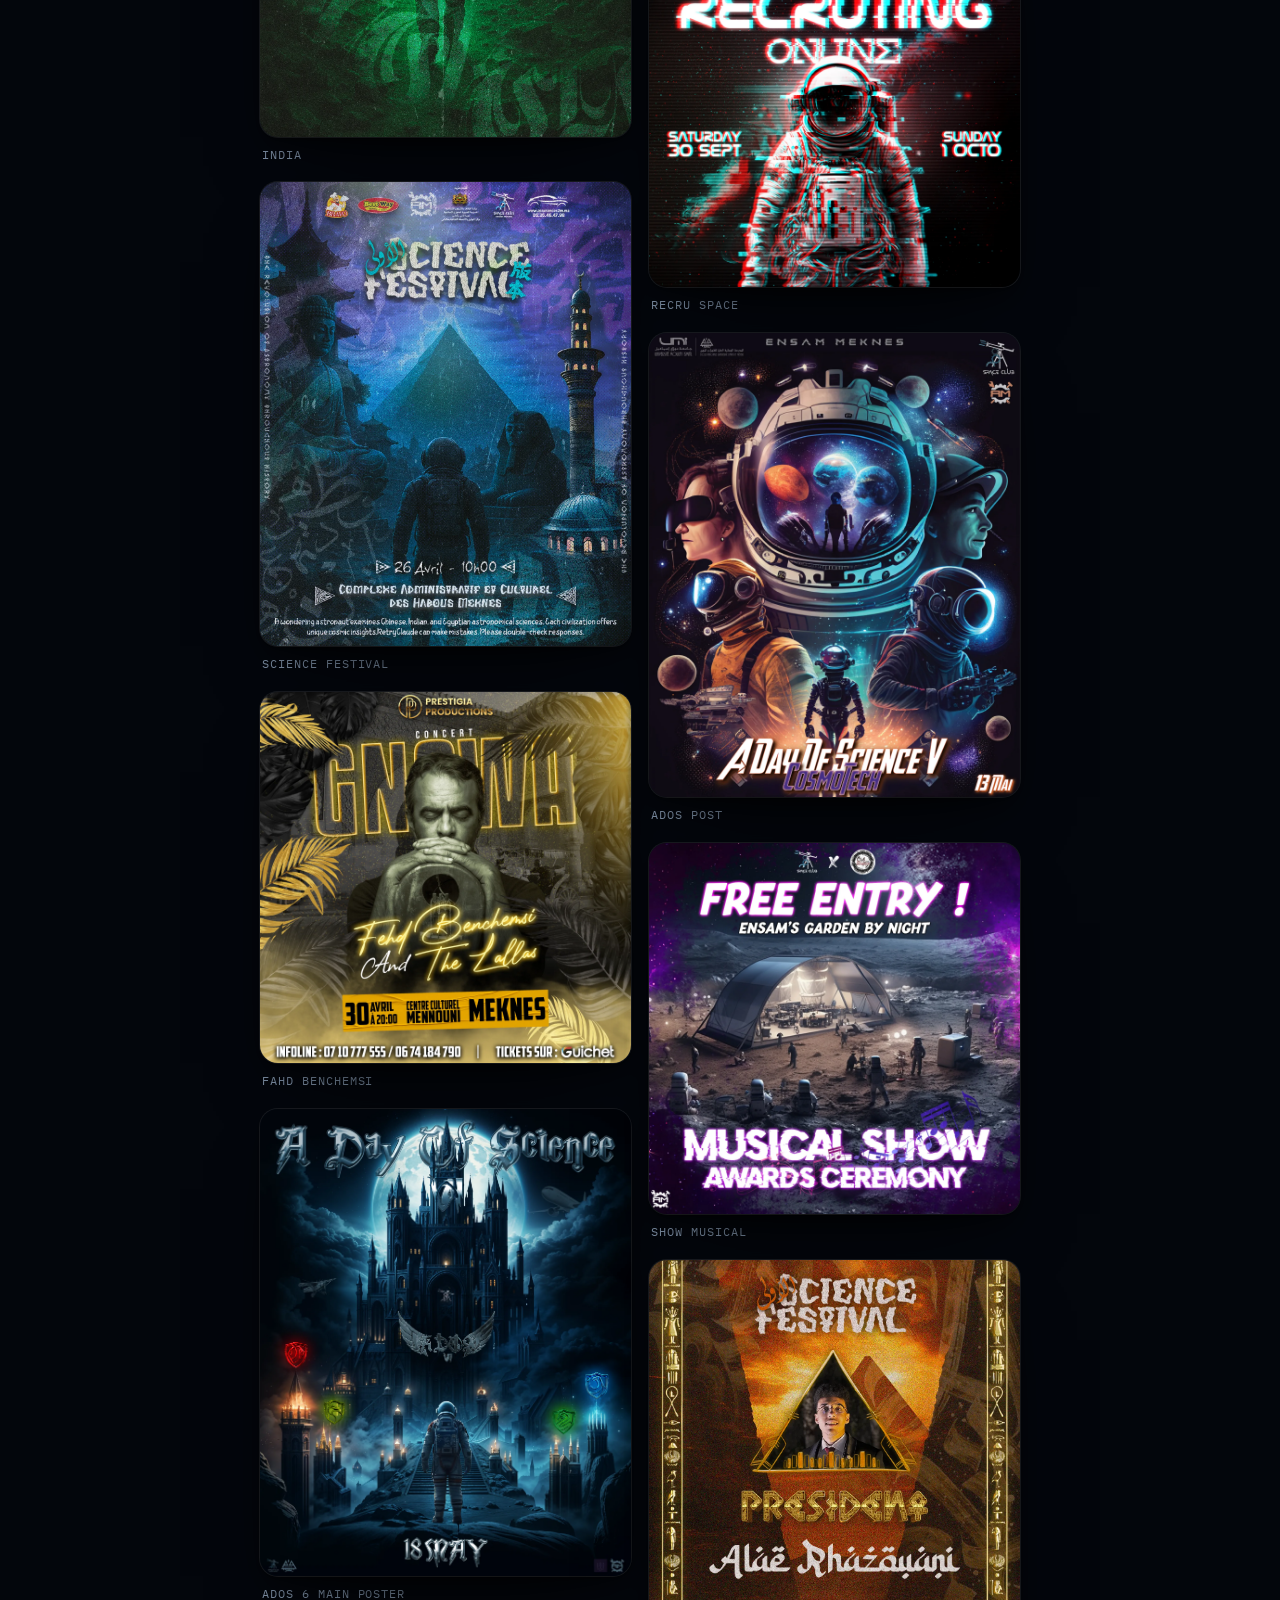
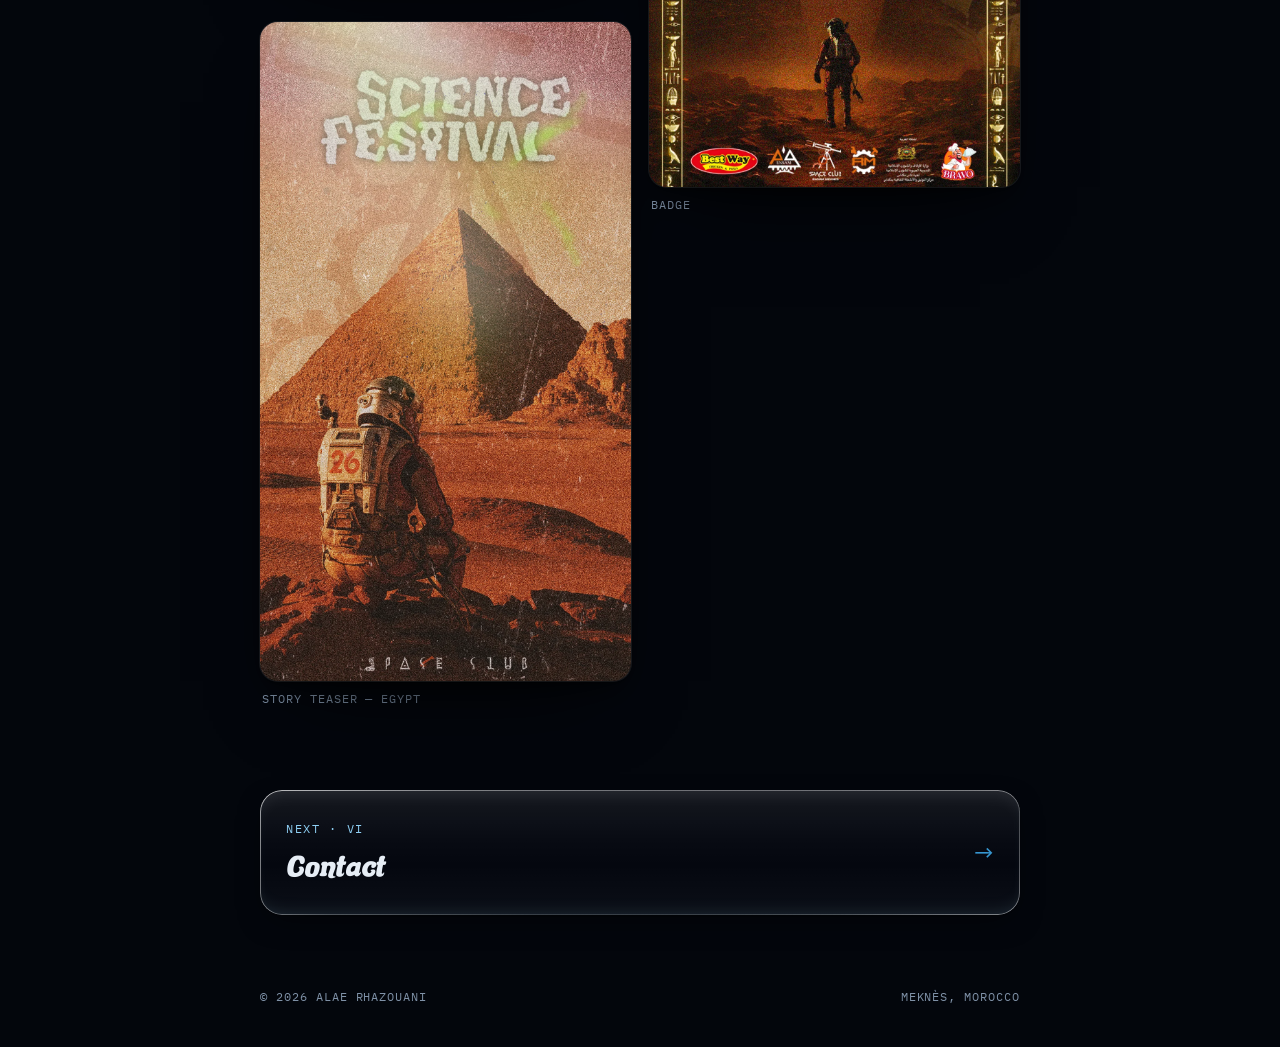
<file: gallery.html>
<!DOCTYPE html>
<html lang="en">
<head>
  <meta charset="UTF-8" />
  <meta name="viewport" content="width=device-width, initial-scale=1.0, viewport-fit=cover" />
  <title>Gallery — Alae Rhazouani</title>
  <meta name="description" content="Posters, event visuals and moments from student life at ENSAM Meknès, by Alae Rhazouani." />
  <link rel="icon" href="assets/logo.png" />
  <link rel="preconnect" href="https://fonts.googleapis.com" />
  <link rel="preconnect" href="https://fonts.gstatic.com" crossorigin />
  <link rel="stylesheet" href="https://fonts.googleapis.com/css2?family=IBM+Plex+Mono:wght@400;500&family=IBM+Plex+Sans:wght@400;500;600&family=Unbounded:wght@400;500;600&display=swap" />
  <link rel="stylesheet" href="css/site.css" />
</head>
<body>

<header class="topbar">
  <div class="topbar-inner glass">
    <a class="brand" href="index.html" aria-label="Home">
      <span class="mark"><img src="assets/logo.png" alt="" /></span>
      <span class="brand-name">Alae Rhazouani</span>
    </a>
    <nav class="nav" aria-label="Main">
      <a href="about.html">About</a>
      <a href="experience.html">Experience</a>
      <a href="projects.html">Projects</a>
      <a href="extracurricular.html">Extracurricular</a>
      <a href="gallery.html">Gallery</a>
      <a href="contact.html">Contact</a>
    </nav>
  </div>
</header>

<main class="page">

  <header class="page-head">
    <p class="eyebrow">V — Gallery</p>
    <h1 class="shimmer">Gallery</h1>
    <p class="lead">Posters, event visuals and moments from student life at ENSAM Meknès.</p>
  </header>

  <div class="gallery">
    <figure>
      <button type="button" class="frame" aria-label="Enlarge: Presentation"><img loading="lazy" src="assets/gallery-presentation.webp" alt="Presentation" /></button>
      <figcaption class="meta">Presentation</figcaption>
    </figure>
    <figure>
      <button type="button" class="frame" aria-label="Enlarge: Astrowonder 3"><img loading="lazy" src="assets/gallery-astrowonder3.webp" alt="Astrowonder 3" /></button>
      <figcaption class="meta">Astrowonder 3</figcaption>
    </figure>
    <figure>
      <button type="button" class="frame" aria-label="Enlarge: India"><img loading="lazy" src="assets/gallery-india.webp" alt="India" /></button>
      <figcaption class="meta">India</figcaption>
    </figure>
    <figure>
      <button type="button" class="frame" aria-label="Enlarge: Science Festival"><img loading="lazy" src="assets/gallery-sciencefestival.webp" alt="Science Festival" /></button>
      <figcaption class="meta">Science Festival</figcaption>
    </figure>
    <figure>
      <button type="button" class="frame" aria-label="Enlarge: Fahd Benchemsi"><img loading="lazy" src="assets/gallery-fahd.webp" alt="Fahd Benchemsi" /></button>
      <figcaption class="meta">Fahd Benchemsi</figcaption>
    </figure>
    <figure>
      <button type="button" class="frame" aria-label="Enlarge: Ados 6 main poster"><img loading="lazy" src="assets/gallery-ados6.webp" alt="Ados 6 main poster" /></button>
      <figcaption class="meta">Ados 6 main poster</figcaption>
    </figure>
    <figure>
      <button type="button" class="frame" aria-label="Enlarge: Story teaser — Egypt"><img loading="lazy" src="assets/gallery-egypt.webp" alt="Story teaser — Egypt" /></button>
      <figcaption class="meta">Story teaser — Egypt</figcaption>
    </figure>
    <figure>
      <button type="button" class="frame" aria-label="Enlarge: Astrowonder"><img loading="lazy" src="assets/gallery-astrowonder.webp" alt="Astrowonder" /></button>
      <figcaption class="meta">Astrowonder</figcaption>
    </figure>
    <figure>
      <button type="button" class="frame" aria-label="Enlarge: Story teaser — Chinese"><img loading="lazy" src="assets/gallery-chinese.webp" alt="Story teaser — Chinese" /></button>
      <figcaption class="meta">Story teaser — Chinese</figcaption>
    </figure>
    <figure>
      <button type="button" class="frame" aria-label="Enlarge: Recru Space"><img loading="lazy" src="assets/gallery-recruspace.webp" alt="Recru Space" /></button>
      <figcaption class="meta">Recru Space</figcaption>
    </figure>
    <figure>
      <button type="button" class="frame" aria-label="Enlarge: Ados post"><img loading="lazy" src="assets/gallery-adospost.webp" alt="Ados post" /></button>
      <figcaption class="meta">Ados post</figcaption>
    </figure>
    <figure>
      <button type="button" class="frame" aria-label="Enlarge: Show Musical"><img loading="lazy" src="assets/gallery-showmusical.webp" alt="Show Musical" /></button>
      <figcaption class="meta">Show Musical</figcaption>
    </figure>
    <figure>
      <button type="button" class="frame" aria-label="Enlarge: Badge"><img loading="lazy" src="assets/gallery-badge.webp" alt="Badge" /></button>
      <figcaption class="meta">Badge</figcaption>
    </figure>
  </div>

  <a class="next glass" href="contact.html">
    <span><span class="eyebrow">Next · VI</span><span class="next-title">Contact</span></span>
    <span class="arrow" aria-hidden="true">→</span>
  </a>

</main>

<dialog class="lightbox" aria-label="Image viewer">
  <img alt="" />
  <p class="meta"></p>
</dialog>


<footer class="footer">
  <span class="meta">© 2026 Alae Rhazouani</span>
  <span class="meta">Meknès, Morocco</span>
</footer>

<script src="js/site.js"></script>
</body>
</html>
</file>
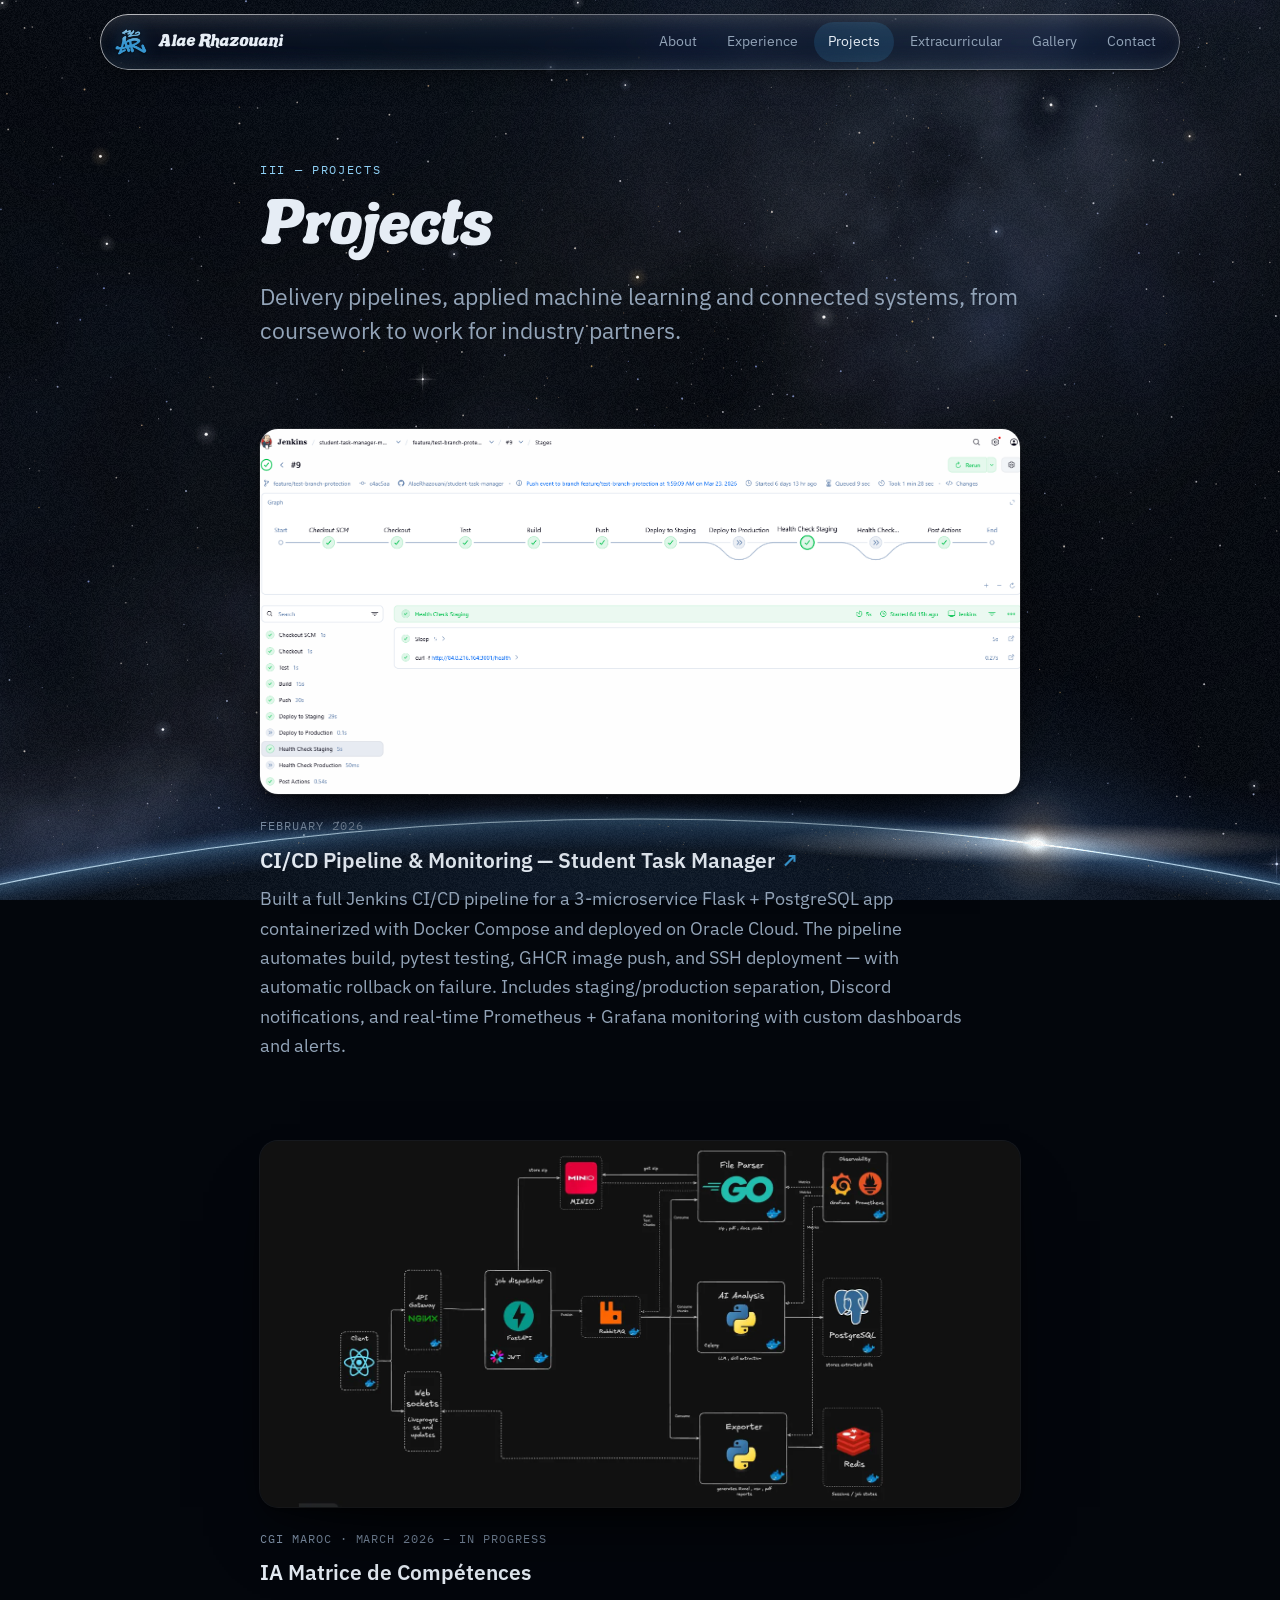
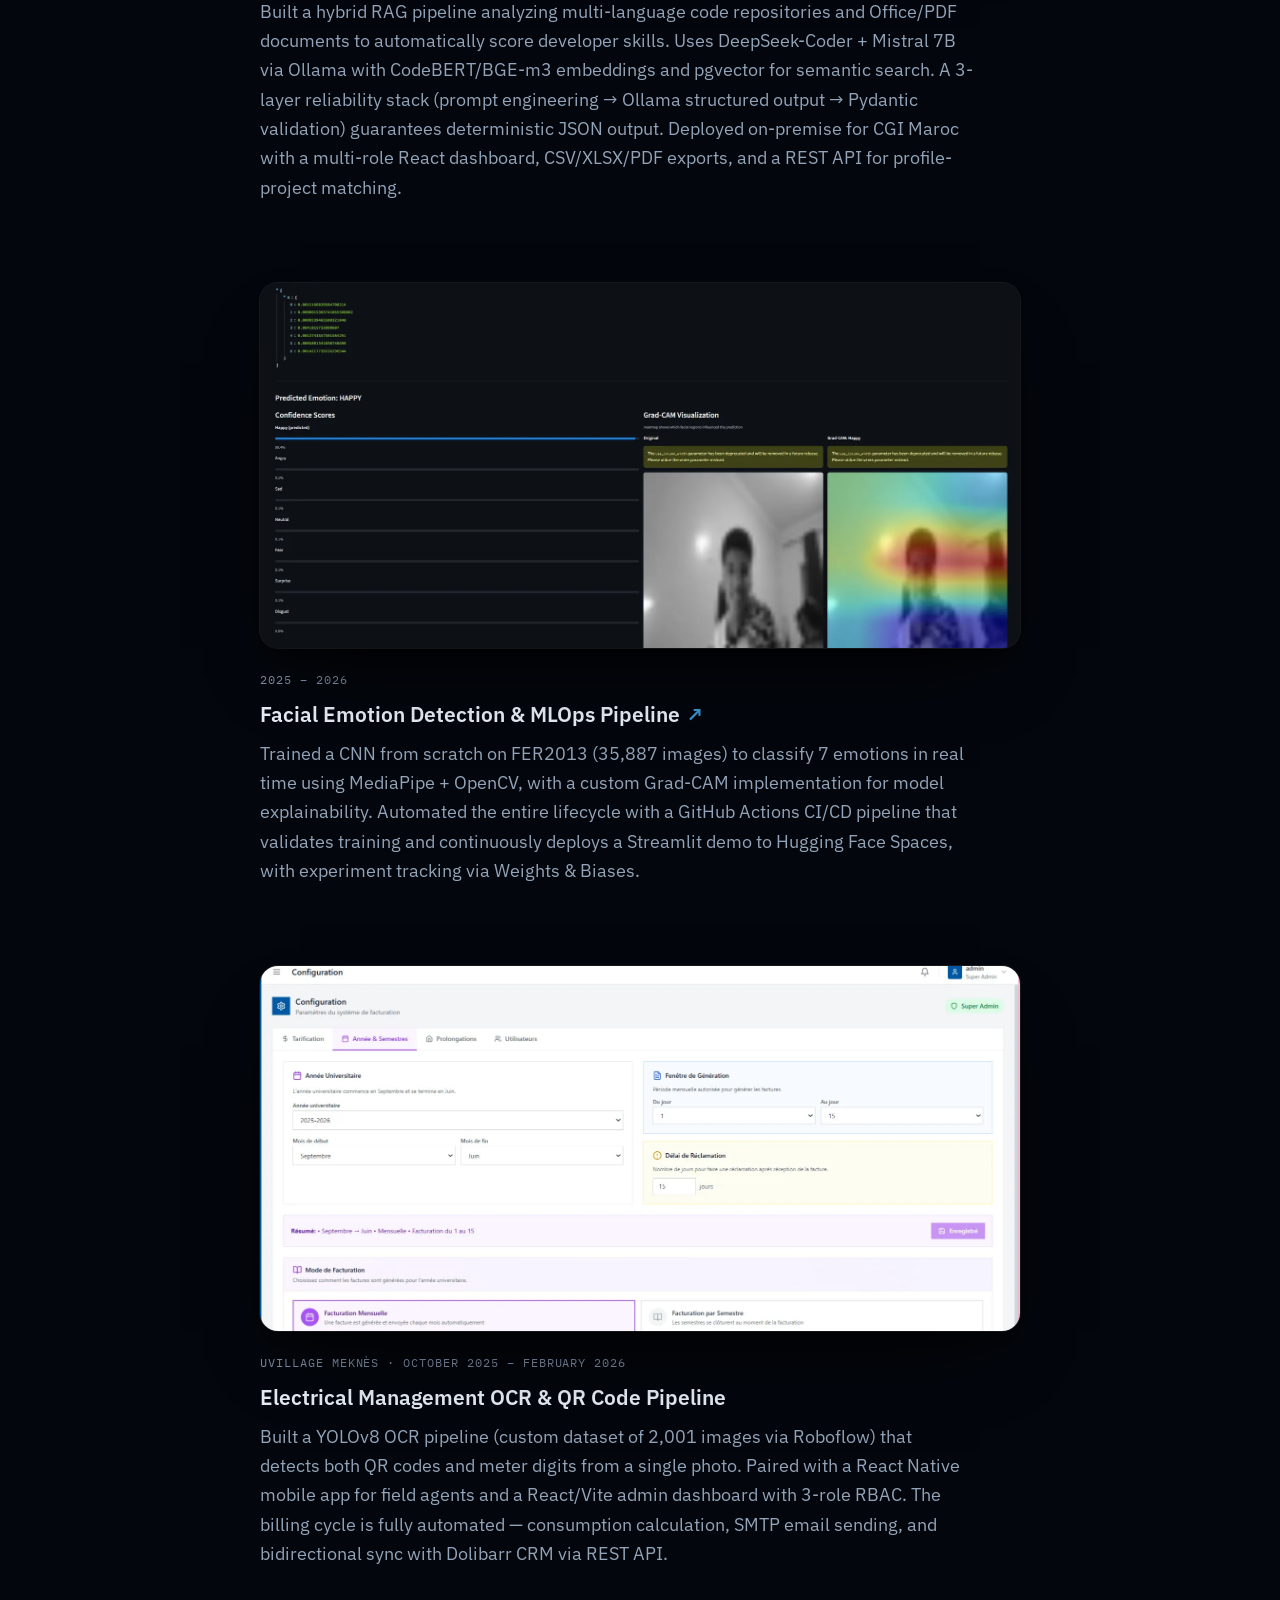
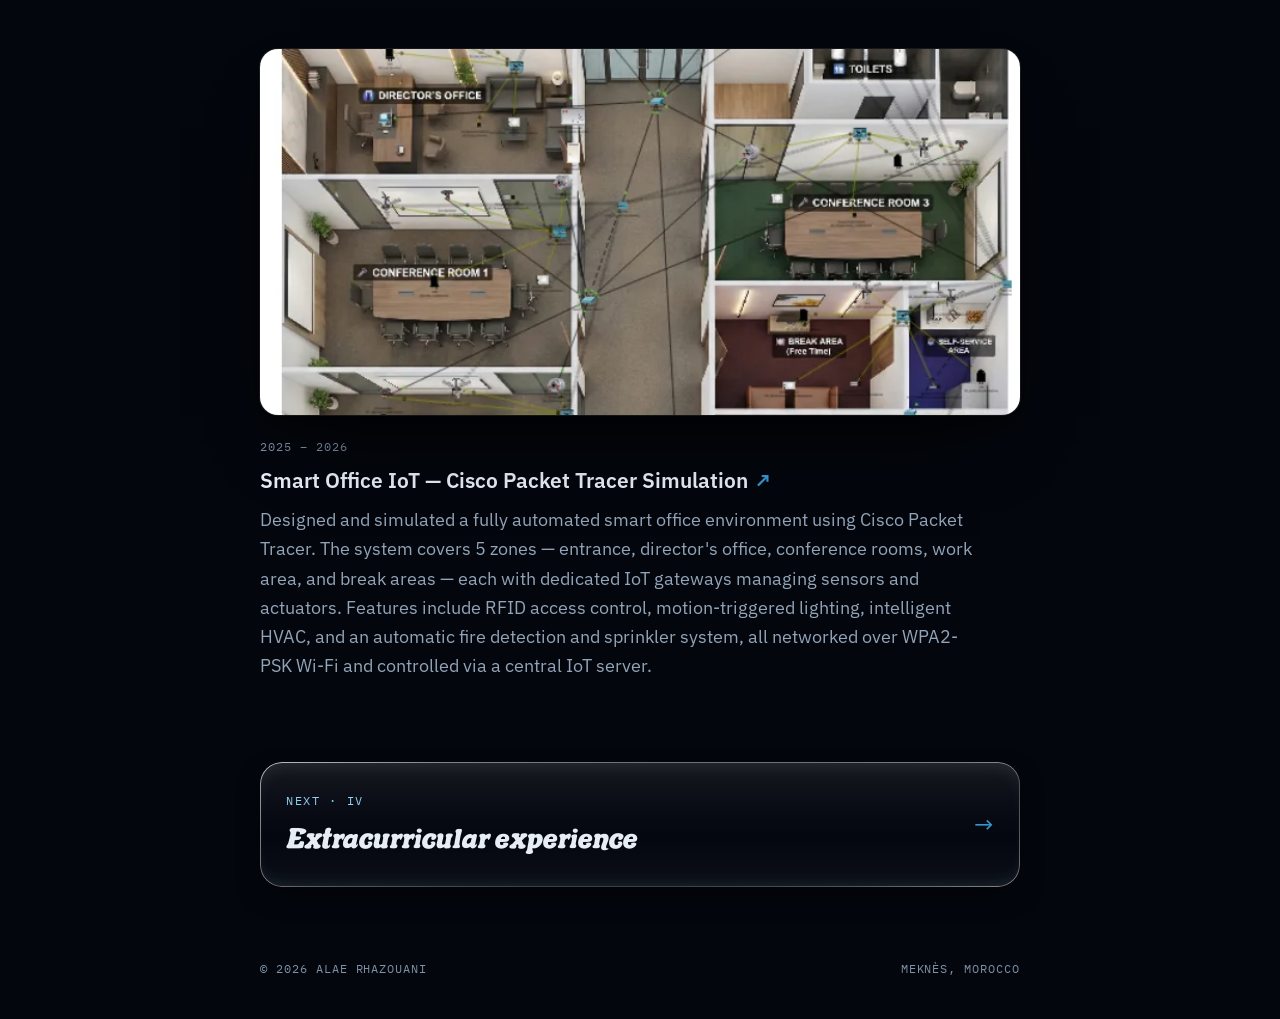
<file: projects.html>
<!DOCTYPE html>
<html lang="en">
<head>
  <meta charset="UTF-8" />
  <meta name="viewport" content="width=device-width, initial-scale=1.0, viewport-fit=cover" />
  <title>Projects — Alae Rhazouani</title>
  <meta name="description" content="Projects by Alae Rhazouani: CI/CD and monitoring, RAG skill scoring, MLOps, computer vision OCR and IoT." />
  <link rel="icon" href="assets/logo.png" />
  <link rel="preconnect" href="https://fonts.googleapis.com" />
  <link rel="preconnect" href="https://fonts.gstatic.com" crossorigin />
  <link rel="stylesheet" href="https://fonts.googleapis.com/css2?family=IBM+Plex+Mono:wght@400;500&family=IBM+Plex+Sans:wght@400;500;600&family=Unbounded:wght@400;500;600&display=swap" />
  <link rel="stylesheet" href="css/site.css" />
</head>
<body>

<header class="topbar">
  <div class="topbar-inner glass">
    <a class="brand" href="index.html" aria-label="Home">
      <span class="mark"><img src="assets/logo.png" alt="" /></span>
      <span class="brand-name">Alae Rhazouani</span>
    </a>
    <nav class="nav" aria-label="Main">
      <a href="about.html">About</a>
      <a href="experience.html">Experience</a>
      <a href="projects.html">Projects</a>
      <a href="extracurricular.html">Extracurricular</a>
      <a href="gallery.html">Gallery</a>
      <a href="contact.html">Contact</a>
    </nav>
  </div>
</header>

<main class="page">

  <header class="page-head">
    <p class="eyebrow">III — Projects</p>
    <h1 class="shimmer">Projects</h1>
    <p class="lead">Delivery pipelines, applied machine learning and connected systems, from coursework to work for industry partners.</p>
  </header>

  <div class="projects">

    <article class="project">
      <figure class="frame frame--wide">
        <button type="button" class="zoom" aria-label="Enlarge: CI/CD Pipeline &amp; Monitoring — Student Task Manager"><img loading="lazy" src="assets/jenkins.png" alt="CI/CD pipeline screenshot" /></button>
      </figure>
      <div class="project-text">
        <p class="meta">February 2026</p>
        <h2><a class="link" href="https://github.com/AlaeRhazouani/student-task-manager" target="_blank" rel="noopener">CI/CD Pipeline &amp; Monitoring — Student Task Manager<span class="arrow" aria-hidden="true">↗</span></a></h2>
        <p class="prose">Built a full Jenkins CI/CD pipeline for a 3-microservice Flask + PostgreSQL app containerized with Docker Compose and deployed on Oracle Cloud. The pipeline automates build, pytest testing, GHCR image push, and SSH deployment — with automatic rollback on failure. Includes staging/production separation, Discord notifications, and real-time Prometheus + Grafana monitoring with custom dashboards and alerts.</p>
      </div>
    </article>

    <article class="project">
      <figure class="frame frame--wide">
        <button type="button" class="zoom" aria-label="Enlarge: IA Matrice de Compétences"><img loading="lazy" src="assets/aiportal.webp" alt="IA Matrice de Compétences screenshot" /></button>
      </figure>
      <div class="project-text">
        <p class="meta">CGI Maroc · March 2026 – in progress</p>
        <h2>IA Matrice de Compétences</h2>
        <p class="prose">Built a hybrid RAG pipeline analyzing multi-language code repositories and Office/PDF documents to automatically score developer skills. Uses DeepSeek-Coder + Mistral 7B via Ollama with CodeBERT/BGE-m3 embeddings and pgvector for semantic search. A 3-layer reliability stack (prompt engineering → Ollama structured output → Pydantic validation) guarantees deterministic JSON output. Deployed on-premise for CGI Maroc with a multi-role React dashboard, CSV/XLSX/PDF exports, and a REST API for profile-project matching.</p>
      </div>
    </article>

    <article class="project">
      <figure class="frame frame--wide">
        <button type="button" class="zoom" aria-label="Enlarge: Facial Emotion Detection &amp; MLOps Pipeline"><img loading="lazy" src="assets/facial.webp" alt="Facial Emotion Detection screenshot" /></button>
      </figure>
      <div class="project-text">
        <p class="meta">2025 – 2026</p>
        <h2><a class="link" href="https://github.com/AlaeRhazouani/facial-emotion-detection" target="_blank" rel="noopener">Facial Emotion Detection &amp; MLOps Pipeline<span class="arrow" aria-hidden="true">↗</span></a></h2>
        <p class="prose">Trained a CNN from scratch on FER2013 (35,887 images) to classify 7 emotions in real time using MediaPipe + OpenCV, with a custom Grad-CAM implementation for model explainability. Automated the entire lifecycle with a GitHub Actions CI/CD pipeline that validates training and continuously deploys a Streamlit demo to Hugging Face Spaces, with experiment tracking via Weights &amp; Biases.</p>
      </div>
    </article>

    <article class="project">
      <figure class="frame frame--wide">
        <button type="button" class="zoom" aria-label="Enlarge: Electrical Management OCR &amp; QR Code Pipeline"><img loading="lazy" src="assets/uvillage.webp" alt="Electrical Management OCR screenshot" style="object-position: 50% 0;" /></button>
      </figure>
      <div class="project-text">
        <p class="meta">UVillage Meknès · October 2025 – February 2026</p>
        <h2>Electrical Management OCR &amp; QR Code Pipeline</h2>
        <p class="prose">Built a YOLOv8 OCR pipeline (custom dataset of 2,001 images via Roboflow) that detects both QR codes and meter digits from a single photo. Paired with a React Native mobile app for field agents and a React/Vite admin dashboard with 3-role RBAC. The billing cycle is fully automated — consumption calculation, SMTP email sending, and bidirectional sync with Dolibarr CRM via REST API.</p>
      </div>
    </article>

    <article class="project">
      <figure class="frame frame--wide">
        <button type="button" class="zoom" aria-label="Enlarge: Smart Office IoT — Cisco Packet Tracer Simulation"><img loading="lazy" src="assets/smartoffice.webp" alt="Smart Office IoT screenshot" style="object-position: 50% 28%;" /></button>
      </figure>
      <div class="project-text">
        <p class="meta">2025 – 2026</p>
        <h2><a class="link" href="https://github.com/AlaeRhazouani/Smart-Office-IoT-Project" target="_blank" rel="noopener">Smart Office IoT — Cisco Packet Tracer Simulation<span class="arrow" aria-hidden="true">↗</span></a></h2>
        <p class="prose">Designed and simulated a fully automated smart office environment using Cisco Packet Tracer. The system covers 5 zones — entrance, director's office, conference rooms, work area, and break areas — each with dedicated IoT gateways managing sensors and actuators. Features include RFID access control, motion-triggered lighting, intelligent HVAC, and an automatic fire detection and sprinkler system, all networked over WPA2-PSK Wi-Fi and controlled via a central IoT server.</p>
      </div>
    </article>

  </div>

  <a class="next glass" href="extracurricular.html">
    <span><span class="eyebrow">Next · IV</span><span class="next-title">Extracurricular experience</span></span>
    <span class="arrow" aria-hidden="true">→</span>
  </a>

</main>

<dialog class="lightbox" aria-label="Image viewer">
  <img alt="" />
  <p class="meta"></p>
</dialog>

<footer class="footer">
  <span class="meta">© 2026 Alae Rhazouani</span>
  <span class="meta">Meknès, Morocco</span>
</footer>

<script src="js/site.js"></script>
</body>
</html>
</file>
<file: css/site.css>
/* ─────────────────────────────────────────────────────────────────
   Alae Rhazouani — site styles
   Layout: one calm reading column over a deep-space backdrop
   (stars, Milky Way dust, planet limb). Glass is reserved for
   navigation and data panels; type does the rest.
   ───────────────────────────────────────────────────────────────── */

/* Title face. Covers A–Z and a–z only; anything else falls back to Unbounded. */
@font-face {
  font-family: 'Gecko Lunch';
  src: url(../assets/fonts/gecko-lunch.ttf) format('truetype');
  font-display: swap;
}

:root {
  /* Colour */
  --bg:          #03060c;
  --bg-raise:    #0a121d;
  --ink:         #e6edf5;
  --ink-dim:     #93a4b8;
  --ink-faint:   #7f91a7;
  --accent:      #3796d0;
  --accent-hi:   #8fd0f5;
  --line:        rgba(143, 208, 245, .12);
  --line-strong: rgba(143, 208, 245, .24);
  --glass:       rgba(12, 20, 32, .5);

  /* Type */
  --display: 'Unbounded', 'Segoe UI', system-ui, sans-serif;
  --sans:    'IBM Plex Sans', 'Segoe UI', system-ui, sans-serif;
  --mono:    'IBM Plex Mono', ui-monospace, 'Cascadia Mono', Consolas, monospace;

  --fs-xs:   12px;
  --fs-sm:   14px;
  --fs-base: clamp(16px, 0.95rem + 0.2vw, 18px);
  --fs-lead: clamp(19px, 1.05rem + 0.55vw, 23px);
  --fs-h2:   clamp(19px, 1rem + 0.4vw, 22px);
  --fs-h1:   clamp(34px, 1.2rem + 3.6vw, 60px);
  --fs-hero: clamp(38px, 1rem + 6vw, 92px);

  /* Space & motion */
  --col:   760px;
  --gap:   clamp(56px, 9vh, 104px);
  --ease:  cubic-bezier(.2, .7, .2, 1);
  --radius: 18px;

  color-scheme: dark;
}

*, *::before, *::after { box-sizing: border-box; }
html { -webkit-text-size-adjust: 100%; }
body {
  margin: 0;
  min-height: 100vh;
  background: var(--bg);
  color: var(--ink);
  font-family: var(--sans);
  font-size: var(--fs-base);
  line-height: 1.65;
  -webkit-font-smoothing: antialiased;
  text-rendering: optimizeLegibility;
}
img { max-width: 100%; display: block; }
a { color: inherit; }
h1, h2, h3, p, dl, dd, figure { margin: 0; }
::selection { background: rgba(55, 150, 208, .35); color: #fff; }

/* ── Deep-space backdrop (painted by site.js) ───────────────── */
.space {
  position: fixed;
  inset: 0;
  z-index: 0;
  overflow: hidden;
  pointer-events: none;
  background:
    radial-gradient(140% 90% at 70% -20%, rgba(14, 30, 52, .6), transparent 60%),
    var(--bg);
}
.space canvas { position: absolute; left: 0; will-change: transform; }
.space .sky { top: 0; }
.space .planet { bottom: 0; }
/* Fine film grain over everything, like a long-exposure photograph */
.space::after {
  content: "";
  position: absolute;
  inset: 0;
  background-image: var(--grain, none);
}

/* Everything readable sits above the backdrop */
.topbar, main, .footer { position: relative; z-index: 1; }

/* ── Glass ────────────────────────────────────────────────────── */
.glass {
  position: relative;
  isolation: isolate;
  background:
    linear-gradient(180deg, rgba(255, 255, 255, .045), rgba(255, 255, 255, .01) 38%, transparent),
    var(--glass);
  -webkit-backdrop-filter: blur(20px) saturate(160%) brightness(1.05);
  backdrop-filter: blur(20px) saturate(160%) brightness(1.05);
  box-shadow:
    inset 0 1px 0 rgba(255, 255, 255, .09),
    inset 0 -1px 0 rgba(0, 0, 0, .25),
    0 1px 2px rgba(0, 0, 0, .35),
    0 8px 24px -6px rgba(0, 0, 0, .45),
    0 30px 60px -30px rgba(0, 0, 0, .7);
}
/* Rim light, brightest on the top-left edge */
.glass::after {
  content: "";
  position: absolute;
  inset: 0;
  border-radius: inherit;
  padding: 1px;
  background: linear-gradient(170deg, rgba(255, 255, 255, .22), rgba(255, 255, 255, .06) 30%, rgba(255, 255, 255, .03) 70%, rgba(255, 255, 255, .08));
  -webkit-mask: linear-gradient(#000 0 0) content-box, linear-gradient(#000 0 0);
  -webkit-mask-composite: xor;
  mask: linear-gradient(#000 0 0) content-box exclude, linear-gradient(#000 0 0);
  pointer-events: none;
}
/* Soft highlight that follows the pointer */
.glass::before {
  content: "";
  position: absolute;
  inset: 0;
  z-index: -1;
  border-radius: inherit;
  background: radial-gradient(420px circle at var(--mx, 50%) var(--my, -40%), rgba(255, 255, 255, .05), transparent 60%);
  opacity: 0;
  transition: opacity .25s ease;
  pointer-events: none;
}
.glass:hover::before { opacity: 1; }

/* ── Liquid glass: nav bar, contents list, buttons ────────────────
   Nearly clear material. In Chromium, site.js bends the backdrop
   through a per-element lens (--lg); elsewhere a frosted backing
   stands in. Light comes from the top left. */
:is(.topbar-inner, .toc, .btn, .socials a, .next, .channel) {
  --lg-blur: 14px;
  background:
    linear-gradient(180deg, rgba(255, 255, 255, .07), rgba(255, 255, 255, .015) 40%, rgba(255, 255, 255, 0) 60%, rgba(255, 255, 255, .03)),
    rgba(10, 16, 28, .22);
  -webkit-backdrop-filter: var(--lg,) blur(var(--lg-blur)) saturate(180%) brightness(1.08);
  backdrop-filter: var(--lg,) blur(var(--lg-blur)) saturate(180%) brightness(1.08);
  box-shadow:
    inset 0 1px 0 rgba(255, 255, 255, .32),
    inset 1px 0 0 rgba(255, 255, 255, .1),
    inset 0 -1px 0 rgba(255, 255, 255, .12),
    inset 0 0 0 1px rgba(255, 255, 255, .04),
    inset 0 10px 22px -12px rgba(255, 255, 255, .14),
    inset 0 -12px 20px -14px rgba(143, 208, 245, .18),
    0 1px 2px rgba(0, 0, 0, .35),
    0 10px 30px -10px rgba(0, 0, 0, .6);
}
/* With real refraction the glass can be much clearer */
.refract :is(.toc, .btn, .socials a, .next, .channel) { --lg-blur: 1.5px; }
.refract .topbar-inner { --lg-blur: 5px; }

/* Specular rim: bright top-left and bottom-right edges */
:is(.topbar-inner, .toc, .btn, .socials a, .next, .channel)::after {
  background: linear-gradient(135deg,
    rgba(255, 255, 255, .55) 0%,
    rgba(255, 255, 255, .12) 22%,
    rgba(255, 255, 255, 0) 45%,
    rgba(255, 255, 255, 0) 60%,
    rgba(255, 255, 255, .1) 80%,
    rgba(255, 255, 255, .38) 100%);
}
/* Pointer catches the light */
:is(.topbar-inner, .toc, .btn, .socials a, .next, .channel)::before {
  background: radial-gradient(160px circle at var(--mx, 50%) var(--my, -40%), rgba(255, 255, 255, .14), transparent 70%);
}

/* Controls give under the finger and spring back */
:is(.btn, .socials a, .next, .channel) {
  transition: scale .45s cubic-bezier(.3, 1.5, .5, 1), background-color .2s ease, box-shadow .2s ease, color .2s ease;
}
:is(.btn, .socials a, .next, .channel):active { scale: .96; transition-duration: .12s; }
:is(.btn, .socials a, .next, .channel):hover { background-color: rgba(143, 208, 245, .06); }

/* ── Glossy AR mark ───────────────────────────────────────────── */
.mark {
  position: relative;
  display: block;
  filter: drop-shadow(0 1px 1px rgba(0, 0, 0, .6)) drop-shadow(0 0 8px rgba(55, 150, 208, .25));
}
.mark img { width: 100%; height: 100%; object-fit: contain; }
.mark::before,
.mark::after {
  content: "";
  position: absolute;
  inset: 0;
  pointer-events: none;
  -webkit-mask: url(../assets/logo.png) center / contain no-repeat;
  mask: url(../assets/logo.png) center / contain no-repeat;
}
.mark::before {
  background: linear-gradient(to bottom, rgba(255, 255, 255, .55), rgba(255, 255, 255, .18) 42%, transparent 50%, transparent 80%, rgba(143, 208, 245, .35));
}
.mark::after {
  background: linear-gradient(115deg, transparent 40%, rgba(255, 255, 255, .85) 50%, transparent 60%) no-repeat;
  background-size: 260% 100%;
  background-position: 160% 0;
}
a:hover .mark::after,
.mark:hover::after { animation: shine .9s ease-out; }
@keyframes shine {
  from { background-position: 160% 0; }
  to   { background-position: -60% 0; }
}

/* ── Top bar (inner pages) ────────────────────────────────────── */
.topbar {
  position: sticky;
  top: 0;
  z-index: 10;
  padding: 14px max(16px, env(safe-area-inset-right, 0px)) 0 max(16px, env(safe-area-inset-left, 0px));
}
.topbar-inner {
  max-width: 1080px;
  margin: 0 auto;
  border-radius: 999px;
  padding: 8px 10px 8px 14px;
  display: flex;
  align-items: center;
  gap: 16px;
}
.brand {
  display: flex;
  align-items: center;
  gap: 10px;
  text-decoration: none;
  flex-shrink: 0;
}
.brand .mark { width: 34px; height: 34px; }
.brand-name {
  font-family: var(--display);
  font-size: 13px;
  font-weight: 500;
  letter-spacing: .01em;
}
.nav {
  margin-left: auto;
  display: flex;
  gap: 2px;
  overflow-x: auto;
  scrollbar-width: none;
}
.nav::-webkit-scrollbar { display: none; }
.nav a {
  font-size: var(--fs-sm);
  color: var(--ink-dim);
  text-decoration: none;
  display: inline-flex;
  align-items: center;
  min-height: 40px;
  padding: 0 14px;
  border-radius: 999px;
  white-space: nowrap;
  transition: color .2s ease, background-color .2s ease;
}
.nav a:hover { color: var(--ink); background: rgba(143, 208, 245, .07); }
.nav a[aria-current="page"] { color: var(--ink); background: rgba(55, 150, 208, .18); }

@media (max-width: 760px) {
  .topbar-inner { border-radius: 22px; flex-wrap: wrap; padding: 10px 12px; row-gap: 6px; }
  .nav { margin-left: 0; width: 100%; }
}

@media (pointer: coarse) { .nav a { min-height: 44px; } }

/* ── Page column ──────────────────────────────────────────────── */
.page {
  width: 100%;
  max-width: calc(var(--col) + 2 * 24px);
  margin: 0 auto;
  padding-block: clamp(48px, 10vh, 112px) clamp(48px, 8vh, 88px);
  padding-left: max(24px, env(safe-area-inset-left, 0px));
  padding-right: max(24px, env(safe-area-inset-right, 0px));
  display: flex;
  flex-direction: column;
  gap: var(--gap);
}

.eyebrow,
.meta {
  font-family: var(--mono);
  font-size: var(--fs-xs);
  letter-spacing: .14em;
  text-transform: uppercase;
  color: var(--accent-hi);
}
.meta { color: var(--ink-faint); letter-spacing: .08em; }

.page-head { display: flex; flex-direction: column; gap: 18px; }
.page-head h1 {
  font-family: var(--display);
  font-size: var(--fs-h1);
  font-weight: 500;
  line-height: 1.05;
  letter-spacing: -.02em;
  text-wrap: balance;
}
.lead {
  font-size: var(--fs-lead);
  line-height: 1.5;
  color: var(--ink-dim);
  max-width: 34em;
  text-wrap: pretty;
}

/* Display titles: solid, with a faint cool fade on the last letters */
.shimmer {
  background: linear-gradient(100deg, var(--ink) 55%, #cfe6f7 100%);
  -webkit-background-clip: text;
  background-clip: text;
  color: transparent;
}

.prose { display: flex; flex-direction: column; gap: 1.1em; color: var(--ink-dim); max-width: 65ch; }
.prose strong { color: var(--ink); font-weight: 500; }

/* ── Buttons & links ──────────────────────────────────────────── */
.btn {
  display: inline-flex;
  align-items: center;
  gap: 10px;
  padding: 12px 20px;
  border-radius: 999px;
  border: 0;
  font: 500 var(--fs-sm) / 1 var(--sans);
  color: var(--ink);
  text-decoration: none;
  cursor: pointer;
  transition: background-color .2s ease, box-shadow .2s ease;
}
.btn:hover { color: var(--ink); }
.btn svg { width: 16px; height: 16px; flex-shrink: 0; }

.link {
  color: var(--ink);
  text-decoration: none;
  background: linear-gradient(var(--accent), var(--accent)) 0 100% / 0 1px no-repeat;
  transition: background-size .35s var(--ease), color .2s ease;
}
.link:hover { background-size: 100% 1px; color: var(--accent-hi); }
.arrow { display: inline-block; margin-left: .3em; color: var(--accent); transition: translate .25s var(--ease); }
a:hover .arrow { translate: 2px -2px; }

:focus-visible { outline: 2px solid var(--accent-hi); outline-offset: 3px; border-radius: 6px; }

/* ── Image frame ──────────────────────────────────────────────── */
.frame {
  position: relative;
  border-radius: var(--radius);
  overflow: hidden;
  background: var(--bg-raise);
  box-shadow:
    0 0 0 1px rgba(255, 255, 255, .08),
    0 2px 4px rgba(0, 0, 0, .4),
    0 12px 28px -8px rgba(0, 0, 0, .55),
    0 40px 80px -40px rgba(0, 0, 0, .9);
  transition: box-shadow .25s ease;
}
.frame img { width: 100%; height: 100%; object-fit: cover; }
.frame:hover { box-shadow: 0 0 0 1px rgba(143, 208, 245, .35), 0 2px 4px rgba(0, 0, 0, .4), 0 16px 36px -8px rgba(0, 0, 0, .6), 0 40px 80px -40px rgba(0, 0, 0, .9); }
.frame--wide { aspect-ratio: 697 / 335; }

/* ── Timeline (experience, extracurricular) ───────────────────── */
.timeline {
  position: relative;
  display: flex;
  flex-direction: column;
  gap: var(--gap);
  padding-left: 32px;
}
.timeline::before {
  content: "";
  position: absolute;
  left: 5px;
  top: 8px;
  bottom: 8px;
  width: 1px;
  background: linear-gradient(to bottom, var(--accent), var(--line) 30%, var(--line) 80%, transparent);
}
.timeline > article { position: relative; display: flex; flex-direction: column; gap: 28px; min-width: 0; }
.timeline > article::before {
  content: "";
  position: absolute;
  left: -32px;
  top: 8px;
  width: 11px;
  height: 11px;
  border-radius: 50%;
  background: var(--bg);
  box-shadow: 0 0 0 1.5px var(--accent), 0 0 6px rgba(55, 150, 208, .45);
}
.timeline > article:first-child::before { background: var(--accent-hi); }
@media (max-width: 520px) {
  .timeline { padding-left: 22px; }
  .timeline > article::before { left: -22px; }
}

.item-head {
  display: flex;
  justify-content: space-between;
  align-items: flex-start;
  gap: 8px 24px;
  flex-wrap: wrap;
}
.item-head h2 {
  font-size: var(--fs-h2);
  font-weight: 600;
  line-height: 1.3;
  letter-spacing: -.005em;
}
.item-org { color: var(--accent-hi); font-size: var(--fs-base); margin-top: 2px; }
.item-head .meta { text-align: right; line-height: 1.7; padding-top: 4px; }
@media (max-width: 520px) { .item-head .meta { text-align: left; } }

/* ── Tech stack panel ─────────────────────────────────────────── */
.stack {
  border-radius: 22px;
  padding: clamp(20px, 3vw, 32px);
  display: flex;
  flex-direction: column;
  gap: 28px;
}
.stack-head {
  display: flex;
  justify-content: space-between;
  align-items: baseline;
  flex-wrap: wrap;
  gap: 6px 16px;
}
.stack-head h3 { font-weight: 500; }

/* Request flow: icons on row 1, names on row 2 */
.flow {
  display: grid;
  grid-template-columns: auto minmax(0, 1fr) auto minmax(0, 1fr) auto;
  align-items: center;
  column-gap: clamp(8px, 1.4vw, 16px);
  row-gap: 10px;
}
.flow-icon {
  width: 56px;
  height: 56px;
  border-radius: 16px;
  display: grid;
  place-items: center;
  background: radial-gradient(circle at 30% 20%, rgba(143, 208, 245, .14), rgba(55, 150, 208, .04) 70%);
  box-shadow: inset 0 0 0 1px var(--line-strong), inset 0 1px 0 rgba(255, 255, 255, .1);
  transition: box-shadow .2s ease;
}
.flow-icon:hover { box-shadow: inset 0 0 0 1px rgba(143, 208, 245, .5), 0 4px 12px rgba(0, 0, 0, .4); }
.flow-icon img { width: 28px; height: 28px; object-fit: contain; }
.flow-name {
  grid-row: 2;
  justify-self: center;
  font-size: 13px;
  color: var(--ink-dim);
  white-space: nowrap;
}
.flow-name:nth-of-type(1) { grid-column: 1; }
.flow-name:nth-of-type(2) { grid-column: 3; }
.flow-name:nth-of-type(3) { grid-column: 5; }
.flow-link {
  position: relative;
  height: 1px;
  background: linear-gradient(90deg, var(--line), rgba(55, 150, 208, .7) 50%, var(--line));
}
.flow-proto {
  position: absolute;
  bottom: 9px;
  left: 50%;
  translate: -50% 0;
  font-family: var(--mono);
  font-size: 10.5px;
  letter-spacing: .12em;
  color: var(--ink-faint);
  white-space: nowrap;
}
.flow-link i {
  position: absolute;
  top: 50%;
  width: 5px;
  height: 5px;
  margin-top: -2.5px;
  border-radius: 50%;
  background: var(--accent-hi);
  box-shadow: 0 0 8px var(--accent);
  animation: packet-out 2.8s ease-in-out infinite;
}
.flow-link i + i { background: var(--accent); animation-name: packet-back; animation-delay: 1.4s; }
.flow-link--db i { animation-delay: .7s; }
.flow-link--db i + i { animation-delay: 2.1s; }
@keyframes packet-out {
  0%       { left: 0; opacity: 0; }
  12%, 80% { opacity: 1; }
  100%     { left: calc(100% - 5px); opacity: 0; }
}
@keyframes packet-back {
  0%       { left: calc(100% - 5px); opacity: 0; }
  12%, 80% { opacity: .8; }
  100%     { left: 0; opacity: 0; }
}

.stack-grid {
  display: grid;
  grid-template-columns: repeat(4, minmax(0, max-content));
  justify-content: space-between;
  row-gap: 22px;
  padding-top: 22px;
  border-top: 1px solid var(--line);
}
.stack-col {
  display: flex;
  flex-direction: column;
  gap: 12px;
  min-width: 0;
  padding: 0 clamp(10px, 1.6vw, 22px);
  border-left: 1px solid var(--line);
}
.stack-col:first-child { padding-left: 0; border-left: 0; }
.stack-col dt {
  font-family: var(--mono);
  font-size: 11px;
  letter-spacing: .14em;
  text-transform: uppercase;
  color: var(--accent-hi);
}
.stack-col dd {
  display: grid;
  grid-template-columns: auto minmax(0, 1fr);
  column-gap: 10px;
  align-items: center;
}
.stack-col dd img { grid-row: span 2; width: 20px; height: 20px; object-fit: contain; }
.tech-name { font-size: 15px; font-weight: 500; line-height: 1.25; }
.tech-note { font-family: var(--mono); font-size: 11px; line-height: 1.35; color: var(--ink-faint); }
@media (max-width: 600px) {
  .stack-grid { grid-template-columns: repeat(2, minmax(0, 1fr)); }
  .stack-col:nth-child(3) { padding-left: 0; border-left: 0; }
}

/* ── Projects ─────────────────────────────────────────────────── */
.projects { display: flex; flex-direction: column; gap: var(--gap); }
.project { display: flex; flex-direction: column; gap: 22px; min-width: 0; }
.project h2 {
  font-size: var(--fs-h2);
  font-weight: 600;
  line-height: 1.35;
  text-wrap: balance;
}
.project-text { display: flex; flex-direction: column; gap: 10px; }

/* ── Glass orb for organisation logos ─────────────────────────── */
.entry-head { display: flex; align-items: center; gap: clamp(18px, 3vw, 28px); }
.orb {
  flex-shrink: 0;
  width: clamp(76px, 9vw, 104px);
  aspect-ratio: 1;
  border-radius: 50%;
  position: relative;
  display: grid;
  place-items: center;
  isolation: isolate;
  background: radial-gradient(circle at 50% 50%, rgba(55, 150, 208, 0) 55%, rgba(55, 150, 208, .2)), rgba(12, 20, 32, .5);
  -webkit-backdrop-filter: blur(8px);
  backdrop-filter: blur(8px);
  box-shadow:
    inset 0 0 0 1px var(--line-strong),
    inset -8px -12px 22px rgba(0, 133, 216, .2),
    0 18px 36px -12px rgba(0, 0, 0, .7),
    0 0 30px rgba(55, 150, 208, .14);
}
.orb::before {
  content: "";
  position: absolute;
  inset: 0;
  z-index: -1;
  border-radius: 50%;
  padding: 1.5px;
  background: conic-gradient(rgba(143, 208, 245, .7), rgba(55, 150, 208, .06), rgba(180, 235, 255, .5), rgba(0, 133, 216, .08), rgba(143, 208, 245, .7));
  -webkit-mask: linear-gradient(#000 0 0) content-box, linear-gradient(#000 0 0);
  -webkit-mask-composite: xor;
  mask: linear-gradient(#000 0 0) content-box exclude, linear-gradient(#000 0 0);
}
.orb::after {
  content: "";
  position: absolute;
  top: 12%;
  left: 20%;
  width: 26%;
  height: 12%;
  border-radius: 50%;
  background: radial-gradient(ellipse, rgba(255, 255, 255, .45), transparent 70%);
  rotate: -32deg;
}
.orb img { width: 60%; height: 60%; object-fit: contain; }

/* ── Gallery ──────────────────────────────────────────────────── */
.gallery { columns: 2 280px; column-gap: 18px; }
.gallery figure {
  break-inside: avoid;
  margin: 0 0 18px;
  display: flex;
  flex-direction: column;
  gap: 8px;
}
:is(.gallery button, .zoom) {
  display: block;
  width: 100%;
  padding: 0;
  border: 0;
  font: inherit;
  color: inherit;
  cursor: zoom-in;
}
.zoom { height: 100%; background: none; }
.gallery .frame img { height: auto; }
.gallery figcaption { padding-left: 2px; }

.lightbox {
  border: 0;
  padding: 0;
  background: transparent;
  max-width: min(1100px, 94vw);
  max-height: 92vh;
}
.lightbox::backdrop { background: rgba(3, 6, 12, .86); -webkit-backdrop-filter: blur(6px); backdrop-filter: blur(6px); }
.lightbox img { max-height: 84vh; width: auto; margin: 0 auto; border-radius: 12px; }
.lightbox p { text-align: center; margin-top: 10px; }

/* ── Contact ──────────────────────────────────────────────────── */
.contact-card {
  border-radius: 24px;
  padding: clamp(22px, 3.5vw, 36px);
  display: flex;
  flex-direction: column;
  gap: 14px;
}
.contact-email {
  font-family: var(--display);
  font-size: clamp(17px, 0.8rem + 1.6vw, 28px);
  font-weight: 500;
  letter-spacing: -.01em;
  overflow-wrap: anywhere;
}
.contact-actions { display: flex; flex-wrap: wrap; gap: 10px; margin-top: 6px; }
.channels { display: grid; grid-template-columns: repeat(auto-fit, minmax(240px, 1fr)); gap: 14px; }
.channel {
  border-radius: 20px;
  padding: 18px 20px;
  display: flex;
  align-items: center;
  gap: 14px;
  text-decoration: none;
  transition: background-color .2s ease;
}
.channel:hover { background-color: rgba(143, 208, 245, .05); }
.channel svg { width: 22px; height: 22px; fill: var(--accent-hi); flex-shrink: 0; }
.channel-text { display: flex; flex-direction: column; line-height: 1.35; min-width: 0; }
.channel-name { font-weight: 500; }
.channel .arrow { margin-left: auto; }

/* ── Next chapter + footer ────────────────────────────────────── */
.next {
  border-radius: 22px;
  padding: 22px 26px;
  display: flex;
  align-items: center;
  justify-content: space-between;
  gap: 16px;
  text-decoration: none;
}
.next-title {
  display: block;
  font-family: var(--display);
  font-size: clamp(20px, 1rem + 1vw, 28px);
  font-weight: 500;
  margin-top: 6px;
}
.next .arrow { font-size: 24px; }

.footer {
  max-width: calc(var(--col) + 2 * 24px);
  margin: 0 auto;
  padding: 0 max(24px, env(safe-area-inset-right, 0px)) 40px max(24px, env(safe-area-inset-left, 0px));
  display: flex;
  justify-content: space-between;
  flex-wrap: wrap;
  gap: 8px;
}

/* ── Home ─────────────────────────────────────────────────────── */
.hero {
  min-height: 100vh;
  min-height: 100svh;
  display: flex;
  flex-direction: column;
  align-items: center;
  justify-content: center;
  gap: clamp(28px, 5vh, 52px);
  padding: 56px max(20px, env(safe-area-inset-right, 0px)) clamp(110px, 18vh, 180px) max(20px, env(safe-area-inset-left, 0px));
  text-align: center;
}
.hero-id { position: relative; display: flex; flex-direction: column; align-items: center; gap: 18px; }
.hero .mark { width: clamp(64px, 7vw, 88px); height: clamp(64px, 7vw, 88px); }
.hero-name {
  font-family: var(--display);
  font-size: var(--fs-hero);
  font-weight: 500;
  line-height: 1;
  letter-spacing: -.035em;
  white-space: nowrap;
}
.hero-sub { color: var(--ink-dim); font-size: var(--fs-lead); }

/* Faint tilted orbit around the name, with one satellite */
.orbit {
  position: absolute;
  left: 50%;
  top: 65%;
  width: 118%;
  translate: -50% -50%;
  rotate: -7deg;
  overflow: visible;
  pointer-events: none;
  z-index: -1;
}
.orbit ellipse { fill: none; stroke: rgba(143, 208, 245, .18); stroke-width: 1; }
.orbit circle { fill: var(--accent-hi); filter: drop-shadow(0 0 6px var(--accent)); }

.toc {
  width: min(560px, 100%);
  border-radius: 24px;
  padding: 10px 12px;
  list-style: none;
  margin: 0;
  text-align: left;
}
.toc a {
  display: flex;
  align-items: baseline;
  gap: 12px;
  padding: 11px 14px;
  border-radius: 14px;
  text-decoration: none;
  color: var(--ink);
  transition: background-color .25s ease;
}
.toc-label { transition: translate .3s var(--ease), color .2s ease; }
.toc-leader {
  flex: 1;
  border-bottom: 1px dotted var(--line-strong);
  translate: 0 -5px;
}
.toc-num {
  font-family: var(--mono);
  font-size: var(--fs-xs);
  letter-spacing: .1em;
  color: var(--ink-faint);
  min-width: 2.4em;
  text-align: right;
  transition: color .2s ease;
}
.toc a:hover { background: rgba(143, 208, 245, .06); }
.toc a:hover .toc-label { translate: 4px 0; color: var(--accent-hi); }
.toc a:hover .toc-num { color: var(--accent-hi); }

.socials { display: flex; gap: 10px; }
.socials a {
  width: 44px;
  height: 44px;
  border-radius: 50%;
  display: grid;
  place-items: center;
  color: var(--ink-dim);
  transition: scale .45s cubic-bezier(.3, 1.5, .5, 1), color .2s ease, background-color .2s ease;
}
.socials a:hover { color: var(--accent-hi); }
.socials svg { width: 18px; height: 18px; fill: currentColor; }

@media (max-width: 520px) {
  .hero-name { white-space: normal; }
  .orbit { width: 112%; }
}

/* ── About ────────────────────────────────────────────────────── */
.intro { display: grid; grid-template-columns: minmax(0, 260px) minmax(0, 1fr); gap: clamp(24px, 4vw, 44px); align-items: start; }
.portrait { aspect-ratio: 290 / 368; }
.portrait img { object-position: 38% 0; filter: grayscale(1) contrast(1.05); transition: filter .6s ease, scale .8s var(--ease); }
.portrait:hover img { filter: none; }
.intro .lead { color: var(--ink); }
.facts {
  display: grid;
  grid-template-columns: repeat(auto-fit, minmax(170px, 1fr));
  gap: 18px 24px;
  padding-top: 22px;
  border-top: 1px solid var(--line);
  margin-top: 26px;
}
.facts dt { margin-bottom: 4px; }
.facts dd { font-size: var(--fs-sm); color: var(--ink); line-height: 1.45; }
@media (max-width: 620px) {
  .intro { grid-template-columns: 1fr; }
  .portrait { width: min(260px, 70%); }
}

/* ── About: the story as a pipeline run ───────────────────────────
   Without script: every stage passed, every log open in a list.
   With script (.pipe-js): six nodes on a track, one shared log cell. */
.pipeline {
  border-radius: 22px;
  padding: clamp(20px, 3vw, 32px);
  display: flex;
  flex-direction: column;
  gap: 26px;
}
.pipe-head { display: flex; justify-content: space-between; align-items: center; flex-wrap: wrap; gap: 14px 20px; }
.pipe-title { font: 500 18px / 1.3 var(--mono); color: var(--ink); }
.pipe-status { margin-top: 4px; }

.stages { list-style: none; margin: 0; padding: 0; display: flex; flex-direction: column; gap: 22px; }
.stage-node {
  display: flex;
  align-items: center;
  gap: 10px;
  padding: 0;
  border: 0;
  background: none;
  font: inherit;
  color: inherit;
  text-align: left;
  cursor: default;
}
.stage-dot {
  position: relative;
  flex-shrink: 0;
  width: 28px;
  height: 28px;
  border-radius: 50%;
  display: grid;
  place-items: center;
  background: var(--bg);
  box-shadow: inset 0 0 0 1.5px var(--line-strong);
  transition: background-color .3s ease, box-shadow .3s ease;
}
.stage-dot svg { width: 16px; height: 16px; fill: none; stroke: #fff; stroke-width: 2.4; stroke-linecap: round; stroke-linejoin: round; opacity: 0; scale: .6; transition: opacity .25s ease, scale .35s var(--ease); }
.stage[data-state="passed"] .stage-dot { background: var(--accent); box-shadow: inset 0 0 0 1.5px var(--accent-hi), 0 0 10px rgba(55, 150, 208, .4); }
.stage[data-state="passed"] .stage-dot svg { opacity: 1; scale: 1; }
/* Spinner arc while a stage runs */
.stage[data-state="running"] .stage-dot::after {
  content: "";
  position: absolute;
  inset: 0;
  border-radius: 50%;
  border: 2px solid transparent;
  border-top-color: var(--accent-hi);
  animation: spin .8s linear infinite;
}
@keyframes spin { to { rotate: 1turn; } }
.stage-name { font-size: 15px; font-weight: 600; line-height: 1.2; transition: color .2s ease; }
.stage-sub { font-size: 13px; color: var(--ink-faint); }

.log {
  margin-top: 12px;
  border-radius: 14px;
  padding: 16px 18px;
  background: rgba(3, 6, 12, .55);
  box-shadow: inset 0 0 0 1px var(--line);
}
.log pre { margin: 0; font: 13.5px / 1.75 var(--mono); }
/* Grid drops the newlines between lines, so each line can move on its own */
.log code { display: grid; }
.log code > span { white-space: pre-wrap; color: var(--ink); padding-left: 1.6em; text-indent: -1.6em; }
.log code > .cmd { color: var(--ink-faint); }
.log b { font-weight: 500; color: var(--accent-hi); }
.log-actions { display: flex; flex-wrap: wrap; align-items: center; gap: 12px 22px; margin-top: 18px; }

/* Scripted layout */
.pipe-js .stages {
  position: relative;
  display: grid;
  grid-template-columns: repeat(6, minmax(0, 1fr));
  gap: 0;
}
/* Track behind the dots, and its fill up to the running stage */
.pipe-js .stages::before,
.pipe-js .stages::after {
  content: "";
  position: absolute;
  top: 24px;
  left: calc(100% / 12);
  right: calc(100% / 12);
  height: 2px;
  margin-top: -1px;
  background: var(--line-strong);
}
.pipe-js .stages::after {
  background: var(--accent);
  transform-origin: 0 50%;
  transform: scaleX(var(--p, 0));
  transition: transform .5s var(--ease);
}
.pipe-js .stage { display: contents; }
.pipe-js .stage-node {
  position: relative;
  z-index: 1;
  grid-row: 1;
  flex-direction: column;
  gap: 4px;
  padding: 10px 4px 12px;
  border-radius: 14px;
  text-align: center;
  cursor: pointer;
  transition: background-color .2s ease;
}
.pipe-js .stage-dot { margin-bottom: 6px; }
.pipe-js .stage-node:not(:disabled):hover { background: rgba(143, 208, 245, .06); }
.pipe-js .stage-node:disabled { cursor: default; }
.pipe-js .stage-node:disabled .stage-name { color: var(--ink-faint); }
.pipe-js .stage.open .stage-name { color: var(--accent-hi); }
.pipe-js .stage.open .stage-node { background: rgba(55, 150, 208, .12); }
/* All logs share one cell, so the panel keeps the height of the longest */
.pipe-js .log { grid-row: 2; grid-column: 1 / -1; margin-top: 18px; visibility: hidden; }
.pipe-js .stage.open .log { visibility: visible; }
.pipe-js .log code > span { opacity: 0; }
.pipe-js .log.typing code > span { opacity: 1; animation: line-in .32s var(--ease) backwards; animation-delay: var(--at, 0ms); }
.pipe-instant .log.typing code > span { animation: none; }
@keyframes line-in { from { opacity: 0; translate: 0 6px; } }

@media (max-width: 620px) {
  .pipe-js .stages { grid-template-columns: repeat(3, minmax(0, 1fr)); row-gap: 4px; }
  .pipe-js .stages::before, .pipe-js .stages::after { display: none; }
  .pipe-js .stage:nth-child(n + 4) .stage-node { grid-row: 2; }
  .pipe-js .log { grid-row: 3; margin-top: 14px; padding: 14px; }
  .log pre { font-size: 12.5px; }
}

/* ── Cursor: a small black hole, painted by site.js (mouse only) ── */
.has-cursor, .has-cursor * { cursor: none !important; }
.cursor { position: fixed; inset: 0; z-index: 2147483647; pointer-events: none; opacity: 0; transition: opacity .2s ease; }
.cursor.on { opacity: 1; }
.cursor canvas { position: absolute; inset: 0; width: 100%; height: 100%; }
.cursor-label { position: absolute; left: 44px; top: 28px; padding: 3px 10px; border-radius: 999px; font: 500 13px / 1.4 var(--sans); color: var(--ink); background: rgba(3, 6, 12, .8); white-space: nowrap; }
.cursor-label:empty { display: none; }

/* ── Motion: progress, reveal, page transitions ───────────────── */
.progress {
  position: fixed;
  inset: 0 0 auto;
  height: 2px;
  z-index: 20;
  background: linear-gradient(90deg, var(--accent), var(--accent-hi));
  transform-origin: 0 50%;
  transform: scaleX(0);
  pointer-events: none;
}

.js-reveal .reveal { opacity: 0; translate: 0 10px; transition: opacity .55s ease-out var(--d, 0s), translate .55s ease-out var(--d, 0s); }
.js-reveal .reveal.in { opacity: 1; translate: 0 0; }

@keyframes page-in { from { opacity: 0; } to { opacity: 1; } }
@keyframes page-out { to { opacity: 0; } }
body { animation: page-in .5s ease both; }
.leaving body { animation: page-out .22s ease forwards; }

@media (prefers-reduced-motion: reduce) {
  *, *::before, *::after { animation: none !important; transition: none !important; }
  .js-reveal .reveal { opacity: 1; translate: none; }
}

/* ── Title face ───────────────────────────────────────────────── */
:is(.hero-name, .page-head h1, .next-title, .brand-name, .toc-label) {
  font-family: 'Gecko Lunch', var(--display);
  font-weight: normal;
  letter-spacing: 0;
}
.brand-name { font-size: 17px; }
.toc-label { font-size: 19px; }
</file>
